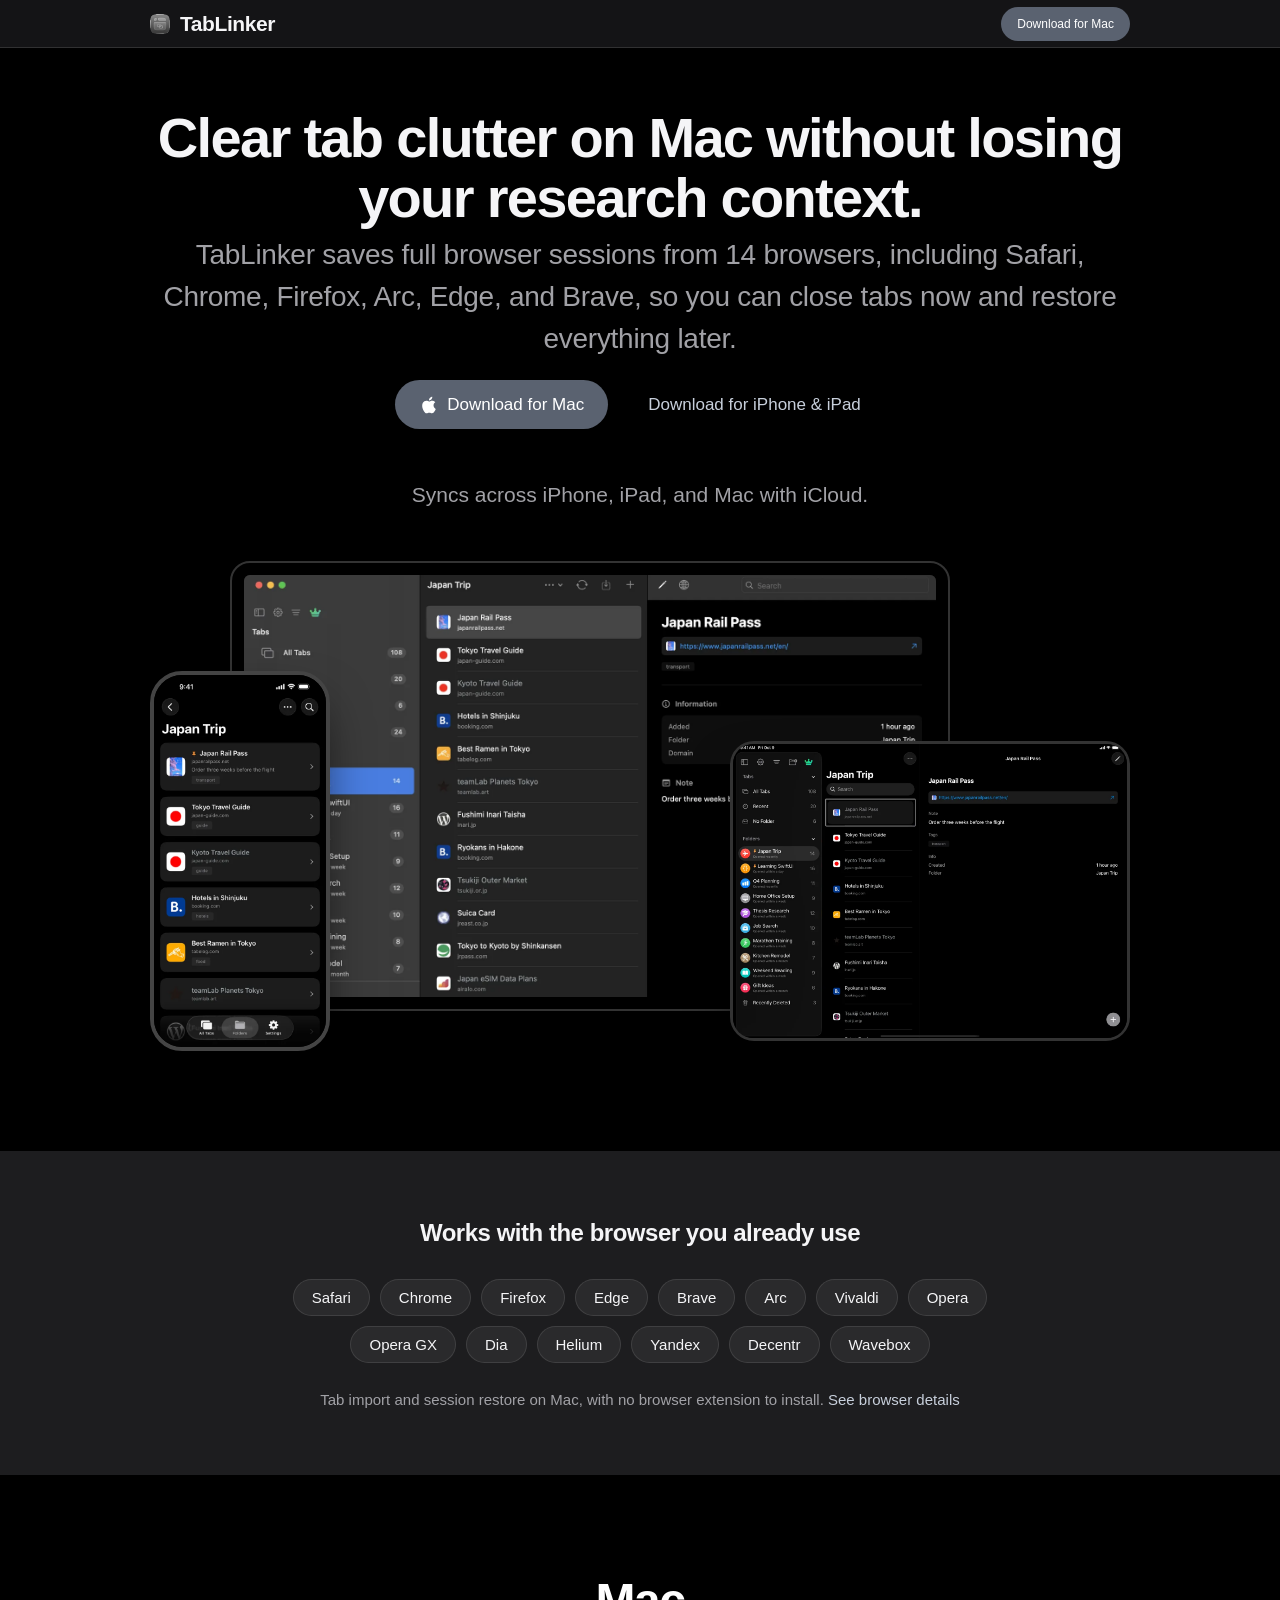
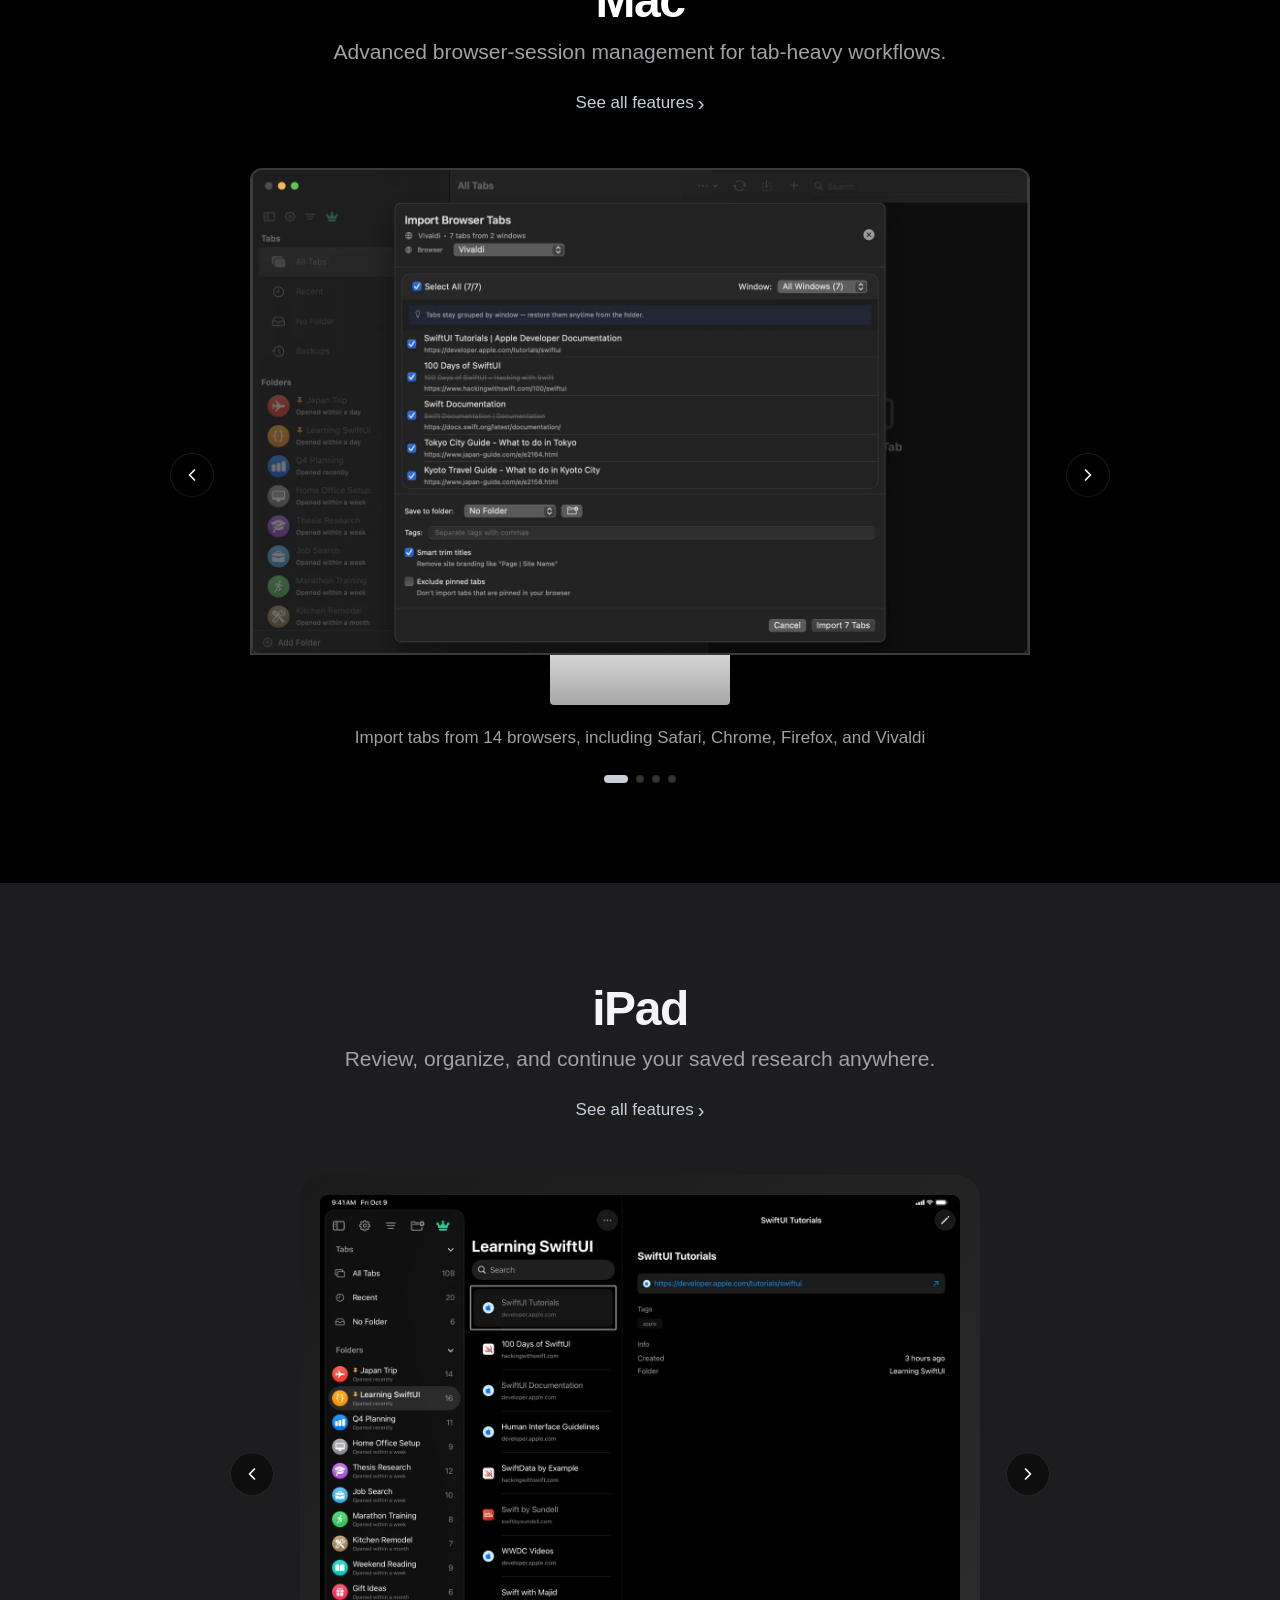
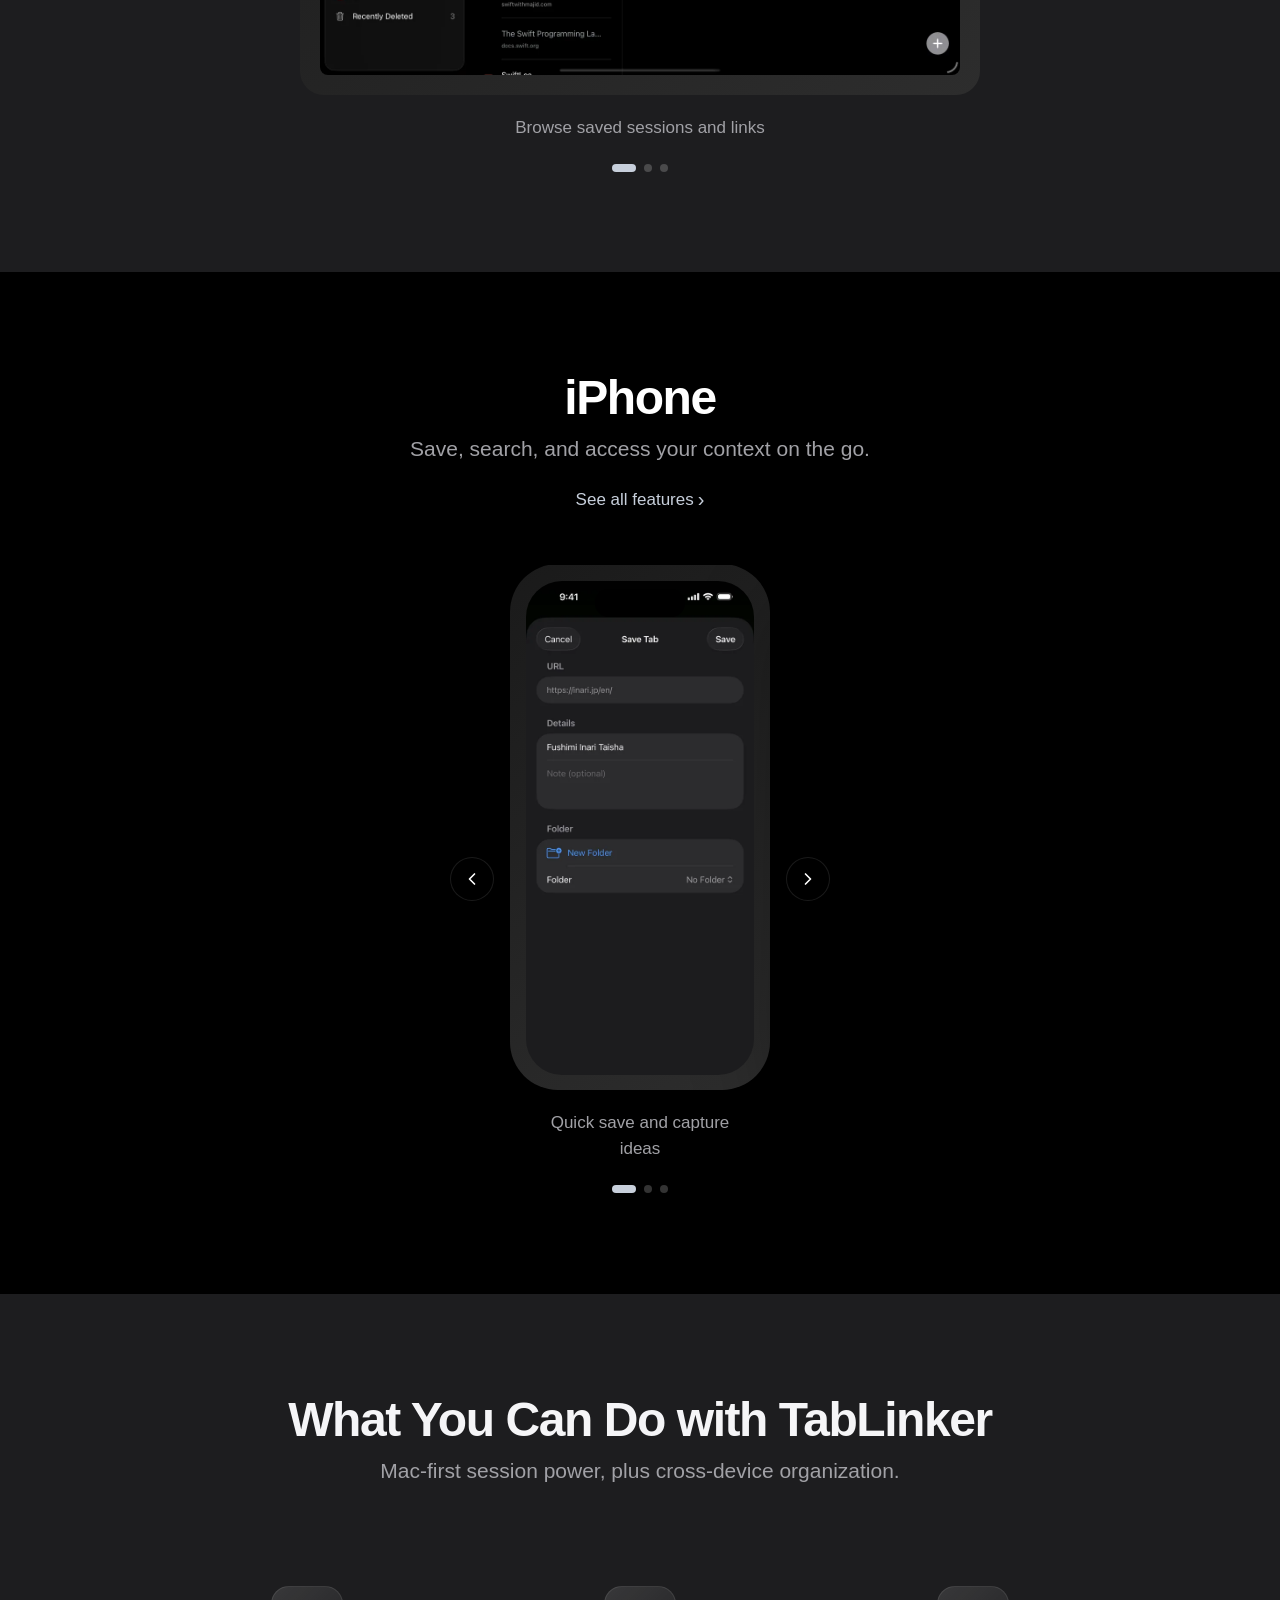
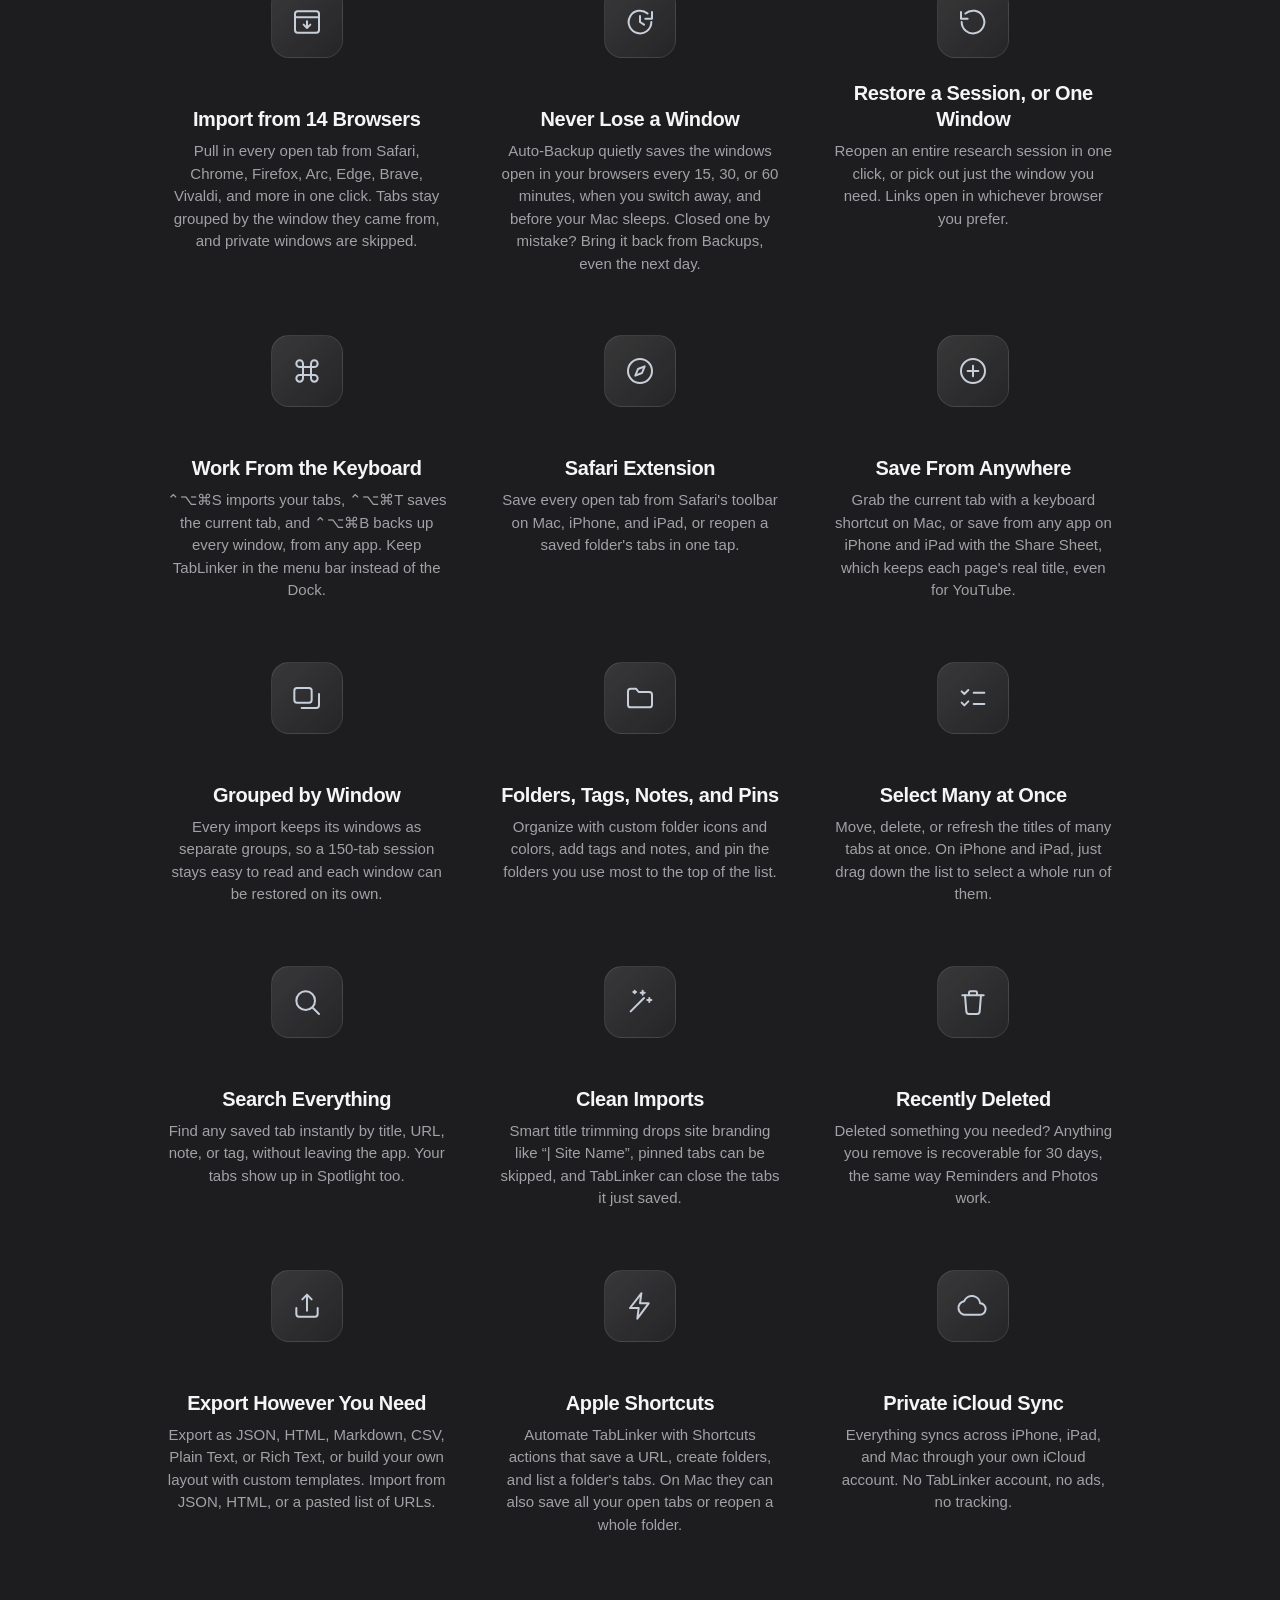
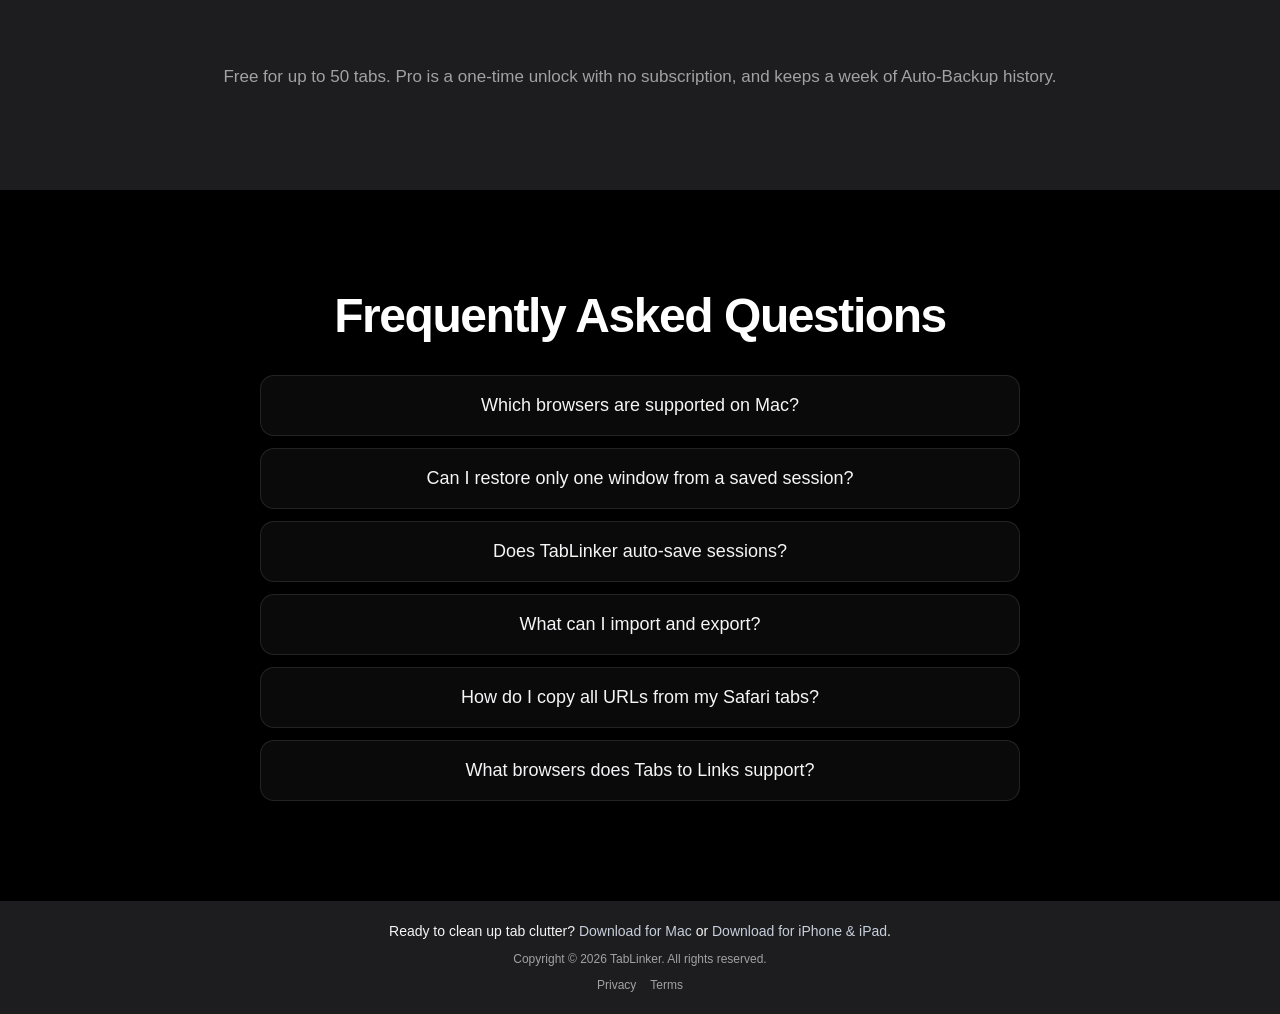
<file: index.html>
<!DOCTYPE html>
<html lang="en">

<head>
    <meta charset="UTF-8">
    <meta name="viewport" content="width=device-width, initial-scale=1.0">
    <title>TabLinker - Tabs & Browser Session Manager for Mac, iPhone, and iPad</title>
    <meta name="description"
        content="Clear tab clutter on Mac without losing context. Save full browser sessions, restore later, and sync across iPhone, iPad, and Mac with iCloud.">
    <link rel="canonical" href="https://www.tablinker.app/">
    <link rel="icon" type="image/png" sizes="32x32" href="assets/icons/favicon-32.png">
    <link rel="icon" type="image/png" sizes="16x16" href="assets/icons/favicon-16.png">
    <link rel="apple-touch-icon" sizes="180x180" href="assets/icons/apple-touch-icon.png">
    <meta property="og:type" content="website">
    <meta property="og:title" content="TabLinker - Tabs & Browser Session Manager for Mac, iPhone, and iPad">
    <meta property="og:description"
        content="Clear tab clutter on Mac without losing context. Save full browser sessions, restore later, and sync across iPhone, iPad, and Mac with iCloud.">
    <meta property="og:url" content="https://www.tablinker.app/">
    <meta property="og:image" content="https://www.tablinker.app/assets/icons/og-image-1024.png">
    <meta property="og:image:width" content="1024">
    <meta property="og:image:height" content="1024">
    <meta property="og:image:alt" content="TabLinker app icon">
    <meta name="twitter:card" content="summary_large_image">
    <meta name="twitter:title" content="TabLinker - Tabs & Browser Session Manager for Mac, iPhone, and iPad">
    <meta name="twitter:description"
        content="Clear tab clutter on Mac without losing context. Save full browser sessions, restore later, and sync across iPhone, iPad, and Mac with iCloud.">
    <meta name="twitter:image" content="https://www.tablinker.app/assets/icons/og-image-1024.png">
    <link rel="stylesheet" href="/assets/styles.css">
    <script type="application/ld+json">
    {
        "@context": "https://schema.org",
        "@type": "SoftwareApplication",
        "name": "TabLinker",
        "applicationCategory": "ProductivityApplication",
        "operatingSystem": "macOS 14, iOS 17, iPadOS 17",
        "url": "https://www.tablinker.app/",
        "image": "https://www.tablinker.app/assets/icons/og-image-1024.png",
        "description": "Save full browser sessions from 14 browsers on Mac, including Safari, Chrome, and Firefox, restore them later, and sync across iPhone, iPad, and Mac with iCloud.",
        "downloadUrl": "https://apps.apple.com/us/app/tablinker-tabs-manager/id6758283574",
        "featureList": [
            "Import open tabs from 14 Mac browsers, including Firefox",
            "Restore an entire session or a single window",
            "Group tabs by the browser window they came from",
            "Multi-select to move or delete tabs in bulk",
            "Folders, tags, notes, and pinning",
            "Recently Deleted with 30-day recovery",
            "Search by title, URL, note, or tag, plus Spotlight",
            "Export as JSON, HTML, Markdown, Plain Text, or Rich Text",
            "Apple Shortcuts automation",
            "Menu bar mode",
            "iCloud sync with no account required"
        ]
    }
    </script>
</head>

<body>
    <svg class="icon-sprite" aria-hidden="true" focusable="false">
        <symbol id="ic-import" viewBox="0 0 24 24">
            <rect x="3" y="4" width="18" height="16" rx="2" />
            <path d="M3 8.5h18" />
            <path d="M12 11.5v5m0 0l-2.5-2.5M12 16.5l2.5-2.5" />
        </symbol>
        <symbol id="ic-save" viewBox="0 0 24 24">
            <circle cx="12" cy="12" r="9" />
            <path d="M12 8v8M8 12h8" />
        </symbol>
        <symbol id="ic-restore" viewBox="0 0 24 24">
            <path d="M3.5 12a8.5 8.5 0 1 0 2.8-6.3" />
            <path d="M3 4.5v5h5" />
        </symbol>
        <symbol id="ic-window" viewBox="0 0 24 24">
            <rect x="2.5" y="4.5" width="13" height="11" rx="2" />
            <path d="M8 19.5h11a2 2 0 0 0 2-2V9" />
        </symbol>
        <symbol id="ic-select" viewBox="0 0 24 24">
            <path d="M3.5 7l2 2 3-3" />
            <path d="M3.5 15.5l2 2 3-3" />
            <path d="M12.5 8h8" />
            <path d="M12.5 16.5h8" />
        </symbol>
        <symbol id="ic-folder" viewBox="0 0 24 24">
            <path d="M3 7a2 2 0 0 1 2-2h4l2 2.5h8a2 2 0 0 1 2 2V17a2 2 0 0 1-2 2H5a2 2 0 0 1-2-2V7z" />
        </symbol>
        <symbol id="ic-trash" viewBox="0 0 24 24">
            <path d="M4 7h16" />
            <path d="M9 7V5a1 1 0 0 1 1-1h4a1 1 0 0 1 1 1v2" />
            <path d="M6 7l1 12a2 2 0 0 0 2 2h6a2 2 0 0 0 2-2l1-12" />
        </symbol>
        <symbol id="ic-search" viewBox="0 0 24 24">
            <circle cx="11" cy="11" r="7" />
            <path d="M16.5 16.5L21 21" />
        </symbol>
        <symbol id="ic-export" viewBox="0 0 24 24">
            <path d="M12 15.5V3.5m0 0L8.5 7M12 3.5L15.5 7" />
            <path d="M4 13.5V18a2 2 0 0 0 2 2h12a2 2 0 0 0 2-2v-4.5" />
        </symbol>
        <symbol id="ic-shortcut" viewBox="0 0 24 24">
            <path d="M13 2.5L4.5 13.5H11L10 21.5l8.5-11.5H12l1-7.5z" />
        </symbol>
        <symbol id="ic-backup" viewBox="0 0 24 24">
            <path d="M20.5 12a8.5 8.5 0 1 1-2.8-6.3" />
            <path d="M21 4.5v5h-5" />
            <path d="M12 7.5V12l3 2" />
        </symbol>
        <symbol id="ic-keyboard" viewBox="0 0 24 24">
            <path d="M9 9H6.5A2.5 2.5 0 1 1 9 6.5V9z" />
            <path d="M15 9V6.5A2.5 2.5 0 1 1 17.5 9H15z" />
            <path d="M15 15h2.5a2.5 2.5 0 1 1-2.5 2.5V15z" />
            <path d="M9 15v2.5A2.5 2.5 0 1 1 6.5 15H9z" />
            <path d="M9 9h6v6H9z" />
        </symbol>
        <symbol id="ic-extension" viewBox="0 0 24 24">
            <circle cx="12" cy="12" r="9" />
            <path d="M15.5 8.5l-2 5-5 2 2-5 5-2z" />
        </symbol>
        <symbol id="ic-clean" viewBox="0 0 24 24">
            <path d="M5 19L15 9" />
            <path d="M14 3.5v3M12.5 5h3" />
            <path d="M19 9v3M17.5 10.5h3" />
            <path d="M8 3.5v2M7 4.5h2" />
        </symbol>
        <symbol id="ic-cloud" viewBox="0 0 24 24">
            <path d="M7 18.5h10a4.25 4.25 0 0 0 .4-8.5 6.25 6.25 0 0 0-12-1.6A3.75 3.75 0 0 0 7 18.5z" />
        </symbol>
    </svg>

    <!-- Navigation -->
    <nav>
        <div class="nav-container">
            <a href="#" class="nav-logo">
                <img src="assets/icons/favicon-32.png" alt="TabLinker icon" class="nav-logo-icon">
                <span>TabLinker</span>
            </a>
            <a href="https://apps.apple.com/us/app/tablinker-tabs-manager/id6758283574?platform=mac" class="nav-cta">Download for Mac</a>
        </div>
    </nav>

    <!-- Hero Section -->
    <section class="hero">
        <div class="hero-content">
            <h1>Clear tab clutter on Mac without losing your research context.</h1>
            <p class="hero-tagline">TabLinker saves full browser sessions from 14 browsers, including Safari, Chrome,
                Firefox, Arc, Edge, and Brave, so you can close tabs now and restore everything later.</p>
            <div class="hero-buttons">
                <a href="https://apps.apple.com/us/app/tablinker-tabs-manager/id6758283574?platform=mac" class="btn-primary">
                    <svg width="20" height="20" viewBox="0 0 24 24" fill="currentColor">
                        <path
                            d="M18.71 19.5c-.83 1.24-1.71 2.45-3.05 2.47-1.34.03-1.77-.79-3.29-.79-1.53 0-2 .77-3.27.82-1.31.05-2.3-1.32-3.14-2.53C4.25 17 2.94 12.45 4.7 9.39c.87-1.52 2.43-2.48 4.12-2.51 1.28-.02 2.5.87 3.29.87.78 0 2.26-1.07 3.81-.91.65.03 2.47.26 3.64 1.98-.09.06-2.17 1.28-2.15 3.81.03 3.02 2.65 4.03 2.68 4.04-.03.07-.42 1.44-1.38 2.83M13 3.5c.73-.83 1.94-1.46 2.94-1.5.13 1.17-.34 2.35-1.04 3.19-.69.85-1.83 1.51-2.95 1.42-.15-1.15.41-2.35 1.05-3.11z" />
                    </svg>
                    Download for Mac
                </a>
                <a href="https://apps.apple.com/us/app/tablinker-tabs-manager/id6758283574" class="btn-secondary">Download for iPhone & iPad</a>
            </div>
            <p class="section-subtitle">Syncs across iPhone, iPad, and Mac with iCloud.</p>
            <div class="hero-devices">
                <!-- Mac (Center) -->
                <div class="device-mockup mockup-mac" id="mac-hero">
                    <div class="mockup-mac-screen">
                        <img src="assets/screenshots/mac-folders.webp" width="1600" height="1000" fetchpriority="high"
                            alt="The Japan Trip folder in TabLinker on Mac, with a saved tab's note and tag">
                    </div>
                </div>
                <!-- iPad (Right) -->
                <div class="device-mockup mockup-ipad" id="ipad-hero">
                    <div class="mockup-ipad-screen">
                        <img src="assets/screenshots/ipad-organize.webp" width="1400" height="1050"
                            alt="The same Japan Trip folder in TabLinker on iPad">
                    </div>
                </div>
                <!-- iPhone (Left) -->
                <div class="device-mockup mockup-iphone" id="iphone-hero">
                    <div class="mockup-iphone-notch"></div>
                    <div class="mockup-iphone-screen">
                        <img src="assets/screenshots/iphone-open.webp" width="520" height="1130"
                            alt="The same Japan Trip folder in TabLinker on iPhone">
                    </div>
                </div>
            </div>
        </div>
    </section>

    <!-- Browser Support Strip -->
    <section id="browsers" class="section section-gray section-compact fade-in">
        <div class="section-content">
            <h2 class="section-strip-title">Works with the browser you already use</h2>
            <ul class="browser-strip">
                <li class="browser-chip">Safari</li>
                <li class="browser-chip">Chrome</li>
                <li class="browser-chip">Firefox</li>
                <li class="browser-chip">Edge</li>
                <li class="browser-chip">Brave</li>
                <li class="browser-chip">Arc</li>
                <li class="browser-chip">Vivaldi</li>
                <li class="browser-chip">Opera</li>
                <li class="browser-chip">Opera GX</li>
                <li class="browser-chip">Dia</li>
                <li class="browser-chip">Helium</li>
                <li class="browser-chip">Yandex</li>
                <li class="browser-chip">Decentr</li>
                <li class="browser-chip">Wavebox</li>
            </ul>
            <p class="browser-note">Tab import and session restore on Mac, with no browser extension to install.
                <a href="faq/which-browsers-are-supported-on-mac/">See browser details</a>
            </p>
        </div>
    </section>

    <!-- Mac Section -->
    <section class="section section-black fade-in">
        <div class="section-content">
            <h2 class="section-title">Mac</h2>
            <p class="section-subtitle">Advanced browser-session management for tab-heavy workflows.</p>
            <div class="section-links">
                <a href="#features" class="section-link">See all features</a>
            </div>
            <!-- Mac Slideshow -->
            <div class="device-slideshow mac-slideshow" data-slideshow="mac">
                <div class="slideshow-arrow slideshow-arrow-left">
                        <svg viewBox="0 0 24 24">
                            <path d="M15 18l-6-6 6-6" stroke="currentColor" stroke-width="2" fill="none"
                                stroke-linecap="round" stroke-linejoin="round" />
                        </svg>
                    </div>
                <div class="slideshow-container">
                    <div class="slideshow-track">
                        <!-- Slide 1 -->
                        <div class="slideshow-slide">
                            <div class="screenshot-frame-mac">
                                <div class="screenshot-frame-mac-screen has-screenshot">
                                    <img src="assets/screenshots/mac-import.webp" width="1600" height="1000" loading="lazy" decoding="async"
                                        alt="TabLinker's Import Browser Tabs sheet listing 7 tabs from 2 Vivaldi windows">
                                </div>
                                <div class="screenshot-frame-mac-stand"></div>
                            </div>
                            <p class="slide-caption">Import tabs from 14 browsers, including Safari, Chrome, Firefox, and Vivaldi</p>
                        </div>
                        <!-- Slide 2 -->
                        <div class="slideshow-slide">
                            <div class="screenshot-frame-mac">
                                <div class="screenshot-frame-mac-screen has-screenshot">
                                    <img src="assets/screenshots/mac-backup.webp" width="1600" height="1000" loading="lazy" decoding="async"
                                        alt="TabLinker's Backups view on Mac, with closed browser windows ready to restore">
                                </div>
                                <div class="screenshot-frame-mac-stand"></div>
                            </div>
                            <p class="slide-caption">Closed a window by mistake? Auto-Backup brings it back</p>
                        </div>
                        <!-- Slide 3 -->
                        <div class="slideshow-slide">
                            <div class="screenshot-frame-mac">
                                <div class="screenshot-frame-mac-screen has-screenshot">
                                    <img src="assets/screenshots/mac-safari.webp" width="1600" height="1000" loading="lazy" decoding="async"
                                        alt="The TabLinker Safari extension popup listing 4 open tabs to import">
                                </div>
                                <div class="screenshot-frame-mac-stand"></div>
                            </div>
                            <p class="slide-caption">Save every open Safari tab from the toolbar</p>
                        </div>
                        <!-- Slide 4 -->
                        <div class="slideshow-slide">
                            <div class="screenshot-frame-mac">
                                <div class="screenshot-frame-mac-screen has-screenshot">
                                    <img src="assets/screenshots/mac-restore.webp" width="1600" height="1000" loading="lazy" decoding="async"
                                        alt="A TabLinker folder menu with Restore Session Windows, over tabs grouped by window">
                                </div>
                                <div class="screenshot-frame-mac-stand"></div>
                            </div>
                            <p class="slide-caption">Restore full sessions or specific windows later</p>
                        </div>
                    </div>
                </div>
                <div class="slideshow-arrow slideshow-arrow-right">
                        <svg viewBox="0 0 24 24">
                            <path d="M9 18l6-6-6-6" stroke="currentColor" stroke-width="2" fill="none"
                                stroke-linecap="round" stroke-linejoin="round" />
                        </svg>
                    </div>
                <div class="slideshow-dots">
                    <div class="slideshow-dot active" data-slide="0"></div>
                    <div class="slideshow-dot" data-slide="1"></div>
                    <div class="slideshow-dot" data-slide="2"></div>
                    <div class="slideshow-dot" data-slide="3"></div>
                </div>
            </div>
        </div>
    </section>

    <!-- iPad Section -->
    <section class="section section-gray fade-in">
        <div class="section-content">
            <h2 class="section-title">iPad</h2>
            <p class="section-subtitle">Review, organize, and continue your saved research anywhere.</p>
            <div class="section-links">
                <a href="#features" class="section-link">See all features</a>
            </div>
            <!-- iPad Slideshow -->
            <div class="device-slideshow ipad-slideshow" data-slideshow="ipad">
                <div class="slideshow-arrow slideshow-arrow-left">
                        <svg viewBox="0 0 24 24">
                            <path d="M15 18l-6-6 6-6" stroke="currentColor" stroke-width="2" fill="none"
                                stroke-linecap="round" stroke-linejoin="round" />
                        </svg>
                    </div>
                <div class="slideshow-container">
                    <div class="slideshow-track">
                        <!-- Slide 1 -->
                        <div class="slideshow-slide">
                            <div class="screenshot-frame-ipad">
                                <div class="screenshot-frame-ipad-inner">
                                    <img src="assets/screenshots/ipad-browse.webp" width="1400" height="1050" loading="lazy" decoding="async"
                                        alt="TabLinker on iPad: folders, saved tabs, and one tab's details side by side">
                                </div>
                            </div>
                            <p class="slide-caption">Browse saved sessions and links</p>
                        </div>
                        <!-- Slide 2 -->
                        <div class="slideshow-slide">
                            <div class="screenshot-frame-ipad">
                                <div class="screenshot-frame-ipad-inner">
                                    <img src="assets/screenshots/ipad-organize.webp" width="1400" height="1050" loading="lazy" decoding="async"
                                        alt="The Japan Trip folder on iPad, with a tab's note and tag">
                                </div>
                            </div>
                            <p class="slide-caption">Organize with folders, tags, and notes</p>
                        </div>
                        <!-- Slide 3 -->
                        <div class="slideshow-slide">
                            <div class="screenshot-frame-ipad">
                                <div class="screenshot-frame-ipad-inner">
                                    <img src="assets/screenshots/ipad-export.webp" width="1400" height="1050" loading="lazy" decoding="async"
                                        alt="TabLinker's Export Format sheet on iPad with JSON, HTML, Markdown, and more">
                                </div>
                            </div>
                            <p class="slide-caption">Export as Markdown, HTML, CSV, or your own template</p>
                        </div>
                    </div>
                </div>
                <div class="slideshow-arrow slideshow-arrow-right">
                        <svg viewBox="0 0 24 24">
                            <path d="M9 18l6-6-6-6" stroke="currentColor" stroke-width="2" fill="none"
                                stroke-linecap="round" stroke-linejoin="round" />
                        </svg>
                    </div>
                <div class="slideshow-dots">
                    <div class="slideshow-dot active" data-slide="0"></div>
                    <div class="slideshow-dot" data-slide="1"></div>
                    <div class="slideshow-dot" data-slide="2"></div>
                </div>
            </div>
        </div>
    </section>

    <!-- iPhone Section -->
    <section class="section section-black fade-in">
        <div class="section-content">
            <h2 class="section-title">iPhone</h2>
            <p class="section-subtitle">Save, search, and access your context on the go.</p>
            <div class="section-links">
                <a href="#features" class="section-link">See all features</a>
            </div>
            <!-- iPhone Slideshow -->
            <div class="device-slideshow" data-slideshow="iphone">
                <div class="slideshow-arrow slideshow-arrow-left">
                        <svg viewBox="0 0 24 24">
                            <path d="M15 18l-6-6 6-6" stroke="currentColor" stroke-width="2" fill="none"
                                stroke-linecap="round" stroke-linejoin="round" />
                        </svg>
                    </div>
                <div class="slideshow-container">
                    <div class="slideshow-track">
                        <!-- Slide 1 -->
                        <div class="slideshow-slide">
                            <div class="screenshot-frame-iphone">
                                <div class="screenshot-frame-iphone-inner">
                                    <img src="assets/screenshots/iphone-save.webp" width="520" height="1130" loading="lazy" decoding="async"
                                        alt="TabLinker's Save Tab sheet, opened from the share sheet in Safari on iPhone">
                                </div>
                            </div>
                            <p class="slide-caption">Quick save and capture ideas</p>
                        </div>
                        <!-- Slide 2 -->
                        <div class="slideshow-slide">
                            <div class="screenshot-frame-iphone">
                                <div class="screenshot-frame-iphone-inner">
                                    <img src="assets/screenshots/iphone-folders.webp" width="520" height="1130" loading="lazy" decoding="async"
                                        alt="TabLinker folders on iPhone with icons, colors, and pinned folders">
                                </div>
                            </div>
                            <p class="slide-caption">Keep each project in its own folder</p>
                        </div>
                        <!-- Slide 3 -->
                        <div class="slideshow-slide">
                            <div class="screenshot-frame-iphone">
                                <div class="screenshot-frame-iphone-inner">
                                    <img src="assets/screenshots/iphone-open.webp" width="520" height="1130" loading="lazy" decoding="async"
                                        alt="The Japan Trip folder on iPhone with a pinned tab, its note, and tags">
                                </div>
                            </div>
                            <p class="slide-caption">Open saved context instantly</p>
                        </div>
                    </div>
                </div>
                <div class="slideshow-arrow slideshow-arrow-right">
                        <svg viewBox="0 0 24 24">
                            <path d="M9 18l6-6-6-6" stroke="currentColor" stroke-width="2" fill="none"
                                stroke-linecap="round" stroke-linejoin="round" />
                        </svg>
                    </div>
                <div class="slideshow-dots">
                    <div class="slideshow-dot active" data-slide="0"></div>
                    <div class="slideshow-dot" data-slide="1"></div>
                    <div class="slideshow-dot" data-slide="2"></div>
                </div>
            </div>
        </div>
    </section>

    <!-- Features Section -->
    <section id="features" class="section section-gray fade-in">
        <div class="section-content">
            <h2 class="section-title">What You Can Do with TabLinker</h2>
            <p class="section-subtitle">Mac-first session power, plus cross-device organization.</p>
            <div class="features-grid">
                <div class="feature-card">
                    <div class="feature-icon-wrap">
                        <svg class="feature-icon" viewBox="0 0 24 24" aria-hidden="true"><use href="#ic-import" /></svg>
                    </div>
                    <h3 class="feature-title">Import from 14 Browsers</h3>
                    <p class="feature-desc">Pull in every open tab from Safari, Chrome, Firefox, Arc, Edge,
                        Brave, Vivaldi, and more in one click. Tabs stay grouped by the window they came from,
                        and private windows are skipped.</p>
                </div>
                <div class="feature-card">
                    <div class="feature-icon-wrap">
                        <svg class="feature-icon" viewBox="0 0 24 24" aria-hidden="true"><use href="#ic-backup" /></svg>
                    </div>
                    <h3 class="feature-title">Never Lose a Window</h3>
                    <p class="feature-desc">Auto-Backup quietly saves the windows open in your browsers every
                        15, 30, or 60 minutes, when you switch away, and before your Mac sleeps. Closed one by
                        mistake? Bring it back from Backups, even the next day.</p>
                </div>
                <div class="feature-card">
                    <div class="feature-icon-wrap">
                        <svg class="feature-icon" viewBox="0 0 24 24" aria-hidden="true"><use href="#ic-restore" /></svg>
                    </div>
                    <h3 class="feature-title">Restore a Session, or One Window</h3>
                    <p class="feature-desc">Reopen an entire research session in one click, or pick out just
                        the window you need. Links open in whichever browser you prefer.</p>
                </div>
                <div class="feature-card">
                    <div class="feature-icon-wrap">
                        <svg class="feature-icon" viewBox="0 0 24 24" aria-hidden="true"><use href="#ic-keyboard" /></svg>
                    </div>
                    <h3 class="feature-title">Work From the Keyboard</h3>
                    <p class="feature-desc">&#8963;&#8997;&#8984;S imports your tabs, &#8963;&#8997;&#8984;T
                        saves the current tab, and &#8963;&#8997;&#8984;B backs up every window, from any app.
                        Keep TabLinker in the menu bar instead of the Dock.</p>
                </div>
                <div class="feature-card">
                    <div class="feature-icon-wrap">
                        <svg class="feature-icon" viewBox="0 0 24 24" aria-hidden="true"><use href="#ic-extension" /></svg>
                    </div>
                    <h3 class="feature-title">Safari Extension</h3>
                    <p class="feature-desc">Save every open tab from Safari's toolbar on Mac, iPhone, and
                        iPad, or reopen a saved folder's tabs in one tap.</p>
                </div>
                <div class="feature-card">
                    <div class="feature-icon-wrap">
                        <svg class="feature-icon" viewBox="0 0 24 24" aria-hidden="true"><use href="#ic-save" /></svg>
                    </div>
                    <h3 class="feature-title">Save From Anywhere</h3>
                    <p class="feature-desc">Grab the current tab with a keyboard shortcut on Mac, or save from
                        any app on iPhone and iPad with the Share Sheet, which keeps each page's real title,
                        even for YouTube.</p>
                </div>
                <div class="feature-card">
                    <div class="feature-icon-wrap">
                        <svg class="feature-icon" viewBox="0 0 24 24" aria-hidden="true"><use href="#ic-window" /></svg>
                    </div>
                    <h3 class="feature-title">Grouped by Window</h3>
                    <p class="feature-desc">Every import keeps its windows as separate groups, so a 150-tab
                        session stays easy to read and each window can be restored on its own.</p>
                </div>
                <div class="feature-card">
                    <div class="feature-icon-wrap">
                        <svg class="feature-icon" viewBox="0 0 24 24" aria-hidden="true"><use href="#ic-folder" /></svg>
                    </div>
                    <h3 class="feature-title">Folders, Tags, Notes, and Pins</h3>
                    <p class="feature-desc">Organize with custom folder icons and colors, add tags and notes,
                        and pin the folders you use most to the top of the list.</p>
                </div>
                <div class="feature-card">
                    <div class="feature-icon-wrap">
                        <svg class="feature-icon" viewBox="0 0 24 24" aria-hidden="true"><use href="#ic-select" /></svg>
                    </div>
                    <h3 class="feature-title">Select Many at Once</h3>
                    <p class="feature-desc">Move, delete, or refresh the titles of many tabs at once. On
                        iPhone and iPad, just drag down the list to select a whole run of them.</p>
                </div>
                <div class="feature-card">
                    <div class="feature-icon-wrap">
                        <svg class="feature-icon" viewBox="0 0 24 24" aria-hidden="true"><use href="#ic-search" /></svg>
                    </div>
                    <h3 class="feature-title">Search Everything</h3>
                    <p class="feature-desc">Find any saved tab instantly by title, URL, note, or tag, without
                        leaving the app. Your tabs show up in Spotlight too.</p>
                </div>
                <div class="feature-card">
                    <div class="feature-icon-wrap">
                        <svg class="feature-icon" viewBox="0 0 24 24" aria-hidden="true"><use href="#ic-clean" /></svg>
                    </div>
                    <h3 class="feature-title">Clean Imports</h3>
                    <p class="feature-desc">Smart title trimming drops site branding like &ldquo;| Site
                        Name&rdquo;, pinned tabs can be skipped, and TabLinker can close the tabs it just
                        saved.</p>
                </div>
                <div class="feature-card">
                    <div class="feature-icon-wrap">
                        <svg class="feature-icon" viewBox="0 0 24 24" aria-hidden="true"><use href="#ic-trash" /></svg>
                    </div>
                    <h3 class="feature-title">Recently Deleted</h3>
                    <p class="feature-desc">Deleted something you needed? Anything you remove is recoverable
                        for 30 days, the same way Reminders and Photos work.</p>
                </div>
                <div class="feature-card">
                    <div class="feature-icon-wrap">
                        <svg class="feature-icon" viewBox="0 0 24 24" aria-hidden="true"><use href="#ic-export" /></svg>
                    </div>
                    <h3 class="feature-title">Export However You Need</h3>
                    <p class="feature-desc">Export as JSON, HTML, Markdown, CSV, Plain Text, or Rich Text, or
                        build your own layout with custom templates. Import from JSON, HTML, or a pasted list
                        of URLs.</p>
                </div>
                <div class="feature-card">
                    <div class="feature-icon-wrap">
                        <svg class="feature-icon" viewBox="0 0 24 24" aria-hidden="true"><use href="#ic-shortcut" /></svg>
                    </div>
                    <h3 class="feature-title">Apple Shortcuts</h3>
                    <p class="feature-desc">Automate TabLinker with Shortcuts actions that save a URL, create
                        folders, and list a folder's tabs. On Mac they can also save all your open tabs or
                        reopen a whole folder.</p>
                </div>
                <div class="feature-card">
                    <div class="feature-icon-wrap">
                        <svg class="feature-icon" viewBox="0 0 24 24" aria-hidden="true"><use href="#ic-cloud" /></svg>
                    </div>
                    <h3 class="feature-title">Private iCloud Sync</h3>
                    <p class="feature-desc">Everything syncs across iPhone, iPad, and Mac through your own
                        iCloud account. No TabLinker account, no ads, no tracking.</p>
                </div>
            </div>
            <p class="features-note">Free for up to 50 tabs. Pro is a one-time unlock with no subscription,
                and keeps a week of Auto-Backup history.</p>
        </div>
    </section>


    <!-- FAQ Section -->
    <section id="faq" class="section section-black fade-in">
        <div class="section-content">
            <h2 class="section-title">Frequently Asked Questions</h2>
            <div class="faq-list">
                <a class="faq-link" href="faq/which-browsers-are-supported-on-mac/">
                    Which browsers are supported on Mac?
                </a>
                <a class="faq-link" href="faq/can-i-restore-only-one-window-from-a-saved-session/">
                    Can I restore only one window from a saved session?
                </a>
                <a class="faq-link" href="faq/does-tablinker-auto-save-sessions/">
                    Does TabLinker auto-save sessions?
                </a>
                <a class="faq-link" href="faq/what-can-i-import-and-export/">
                    What can I import and export?
                </a>
                <a class="faq-link" href="faq/how-to-copy-all-urls-from-tabs-in-safari/">
                    How do I copy all URLs from my Safari tabs?
                </a>
                <a class="faq-link" href="faq/what-browsers-does-tabs-to-links-support/">
                    What browsers does Tabs to Links support?
                </a>
            </div>
        </div>
    </section>



    <!-- Footer -->
    <footer>
        <p class="footer-cta">
            Ready to clean up tab clutter?
            <a href="https://apps.apple.com/us/app/tablinker-tabs-manager/id6758283574?platform=mac">Download for Mac</a>
            or
            <a href="https://apps.apple.com/us/app/tablinker-tabs-manager/id6758283574">Download for iPhone &amp; iPad</a>.
        </p>
        <p class="footer-text">Copyright © 2026 TabLinker. All rights reserved.</p>
        <div class="footer-links">
            <a href="/privacy/">Privacy</a>
            <a href="/terms/">Terms</a>
        </div>
    </footer>

    <script src="/assets/app.js" defer></script>
</body>

</html>
</file>
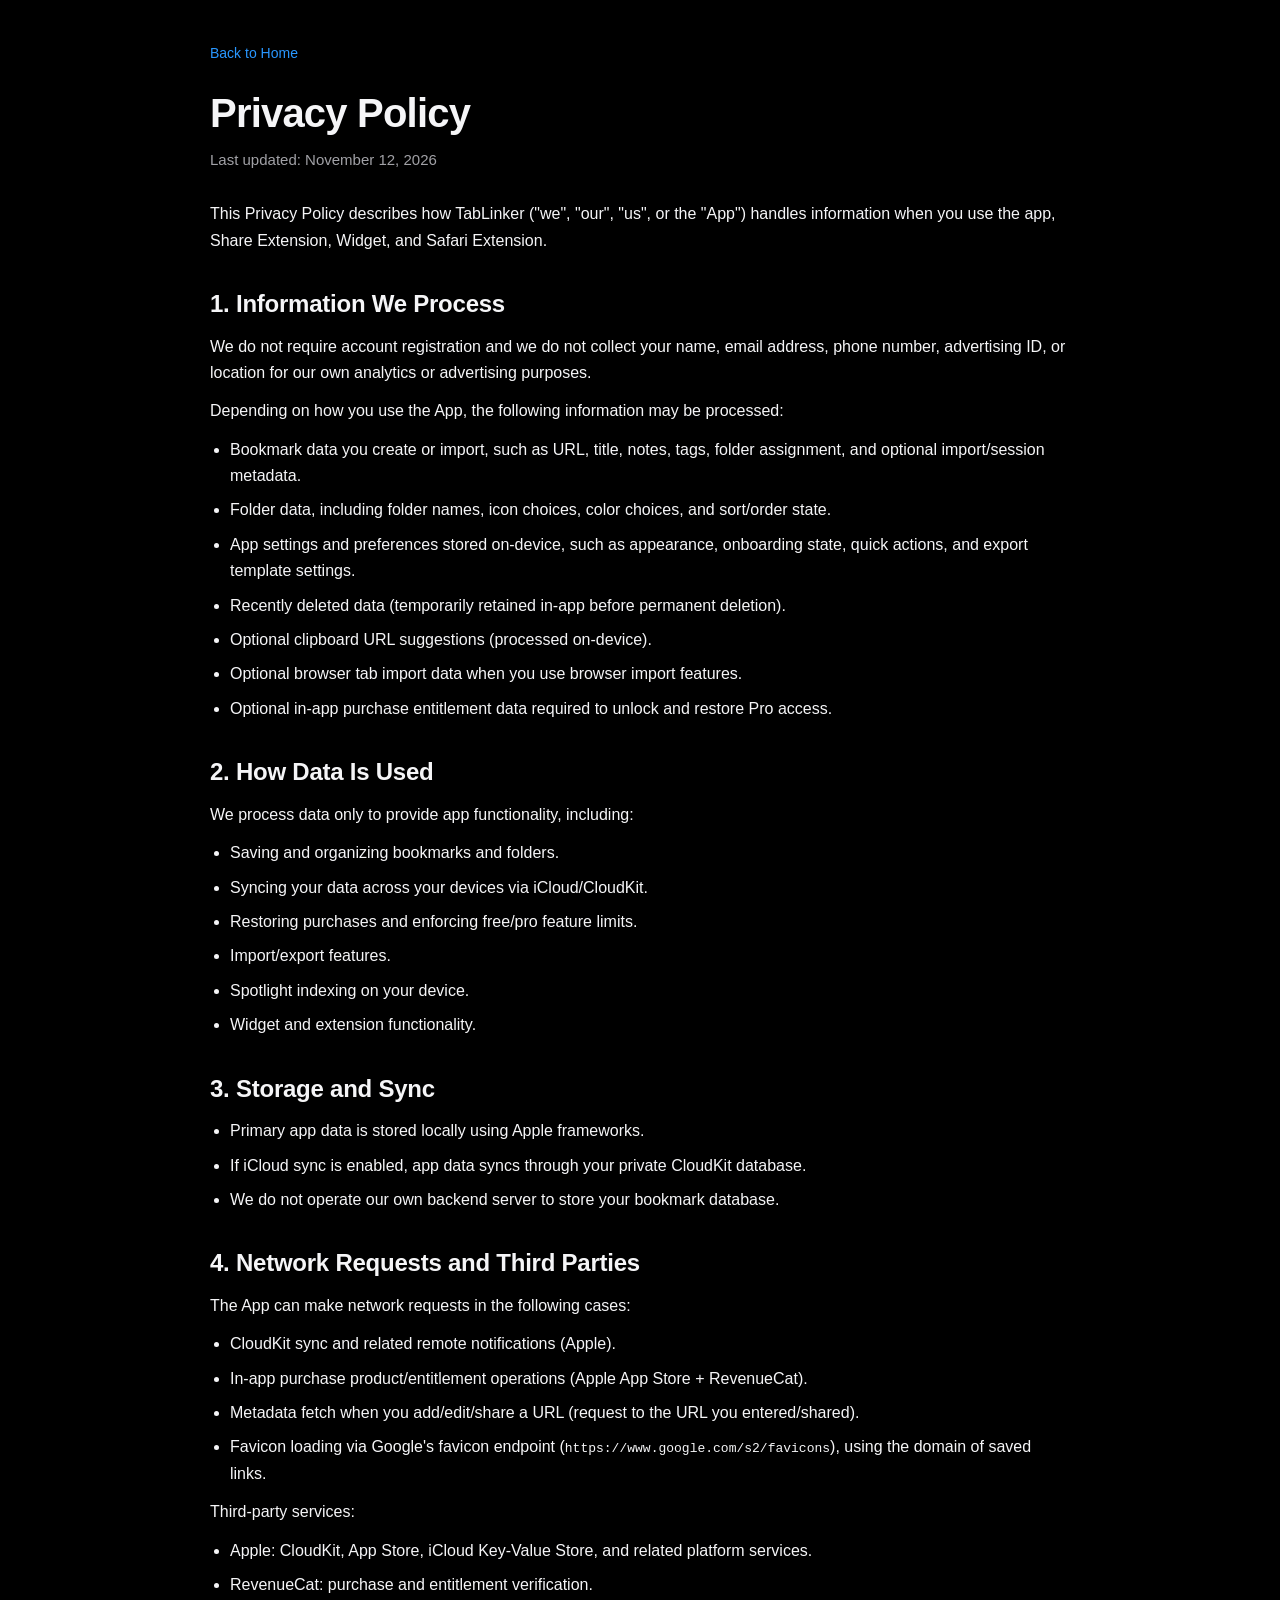
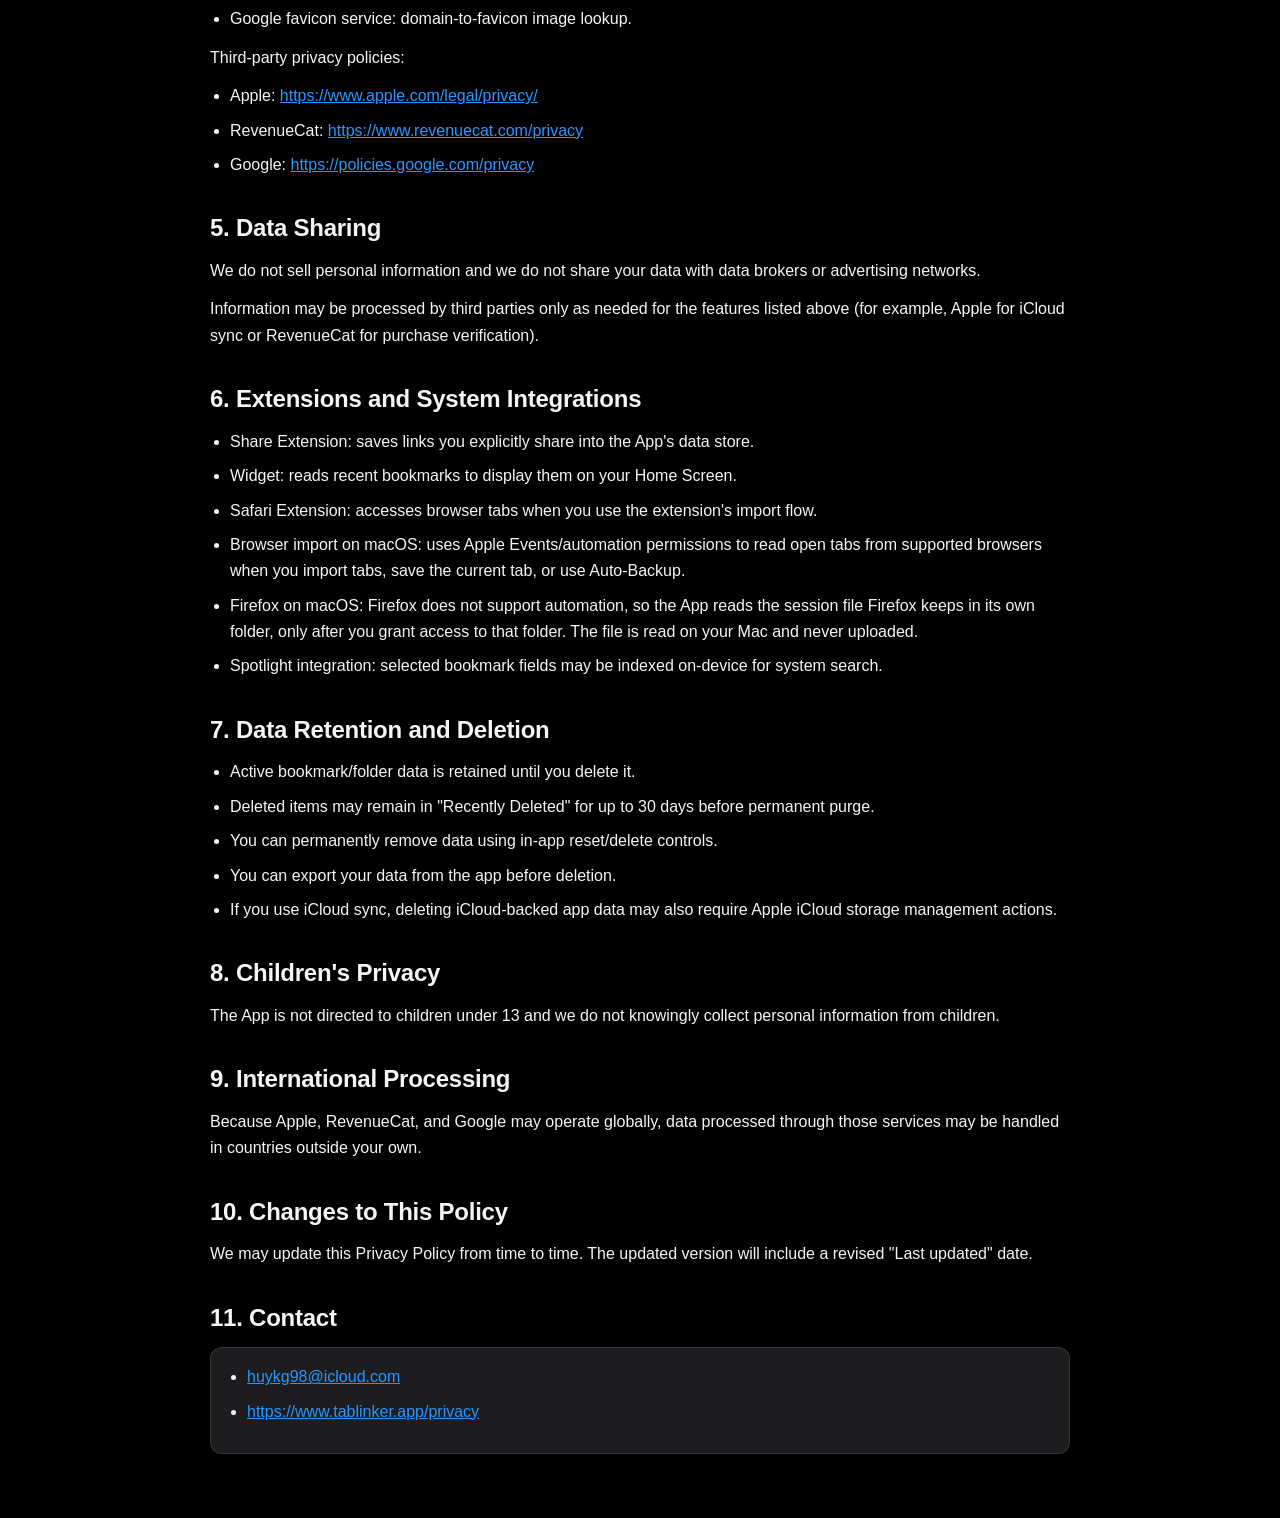
<file: privacy/index.html>
<!DOCTYPE html>
<html lang="en">
<head>
    <meta charset="UTF-8">
    <meta name="viewport" content="width=device-width, initial-scale=1.0">
    <title>TabLinker Privacy Policy</title>
    <meta name="description" content="TabLinker Privacy Policy">
    <link rel="canonical" href="https://www.tablinker.app/privacy">
    <link rel="icon" type="image/png" sizes="32x32" href="/assets/icons/favicon-32.png">
    <link rel="icon" type="image/png" sizes="16x16" href="/assets/icons/favicon-16.png">
    <link rel="apple-touch-icon" sizes="180x180" href="/assets/icons/apple-touch-icon.png">
    <style>
        :root {
            --bg: #000;
            --panel: #1d1d1f;
            --text: #f5f5f7;
            --muted: #a1a1a6;
            --link: #2997ff;
            --border: rgba(255, 255, 255, 0.12);
        }

        * {
            box-sizing: border-box;
            margin: 0;
            padding: 0;
        }

        html,
        body {
            background: var(--bg);
            color: var(--text);
            font-family: -apple-system, BlinkMacSystemFont, "Segoe UI", Roboto, Helvetica, Arial, sans-serif;
            line-height: 1.65;
        }

        .wrap {
            max-width: 900px;
            margin: 0 auto;
            padding: 40px 20px 64px;
        }

        .top {
            margin-bottom: 24px;
        }

        .home {
            color: var(--link);
            text-decoration: none;
            font-size: 14px;
        }

        .home:hover {
            text-decoration: underline;
        }

        h1 {
            font-size: 40px;
            line-height: 1.15;
            margin-bottom: 12px;
            letter-spacing: -0.02em;
        }

        .updated {
            color: var(--muted);
            margin-bottom: 28px;
            font-size: 15px;
        }

        h2 {
            font-size: 24px;
            margin: 30px 0 10px;
            letter-spacing: -0.01em;
        }

        p {
            margin-bottom: 12px;
        }

        ul {
            margin: 0 0 12px 20px;
        }

        li {
            margin-bottom: 8px;
        }

        a {
            color: var(--link);
        }

        .contact {
            background: var(--panel);
            border: 1px solid var(--border);
            border-radius: 12px;
            padding: 16px;
            margin-top: 10px;
        }
    </style>
</head>
<body>
    <main class="wrap">
        <div class="top">
            <a class="home" href="/">Back to Home</a>
        </div>

        <h1>Privacy Policy</h1>
        <p class="updated">Last updated: November 12, 2026</p>

        <p>This Privacy Policy describes how TabLinker ("we", "our", "us", or the "App") handles information when you use the app, Share Extension, Widget, and Safari Extension.</p>

        <h2>1. Information We Process</h2>
        <p>We do not require account registration and we do not collect your name, email address, phone number, advertising ID, or location for our own analytics or advertising purposes.</p>
        <p>Depending on how you use the App, the following information may be processed:</p>
        <ul>
            <li>Bookmark data you create or import, such as URL, title, notes, tags, folder assignment, and optional import/session metadata.</li>
            <li>Folder data, including folder names, icon choices, color choices, and sort/order state.</li>
            <li>App settings and preferences stored on-device, such as appearance, onboarding state, quick actions, and export template settings.</li>
            <li>Recently deleted data (temporarily retained in-app before permanent deletion).</li>
            <li>Optional clipboard URL suggestions (processed on-device).</li>
            <li>Optional browser tab import data when you use browser import features.</li>
            <li>Optional in-app purchase entitlement data required to unlock and restore Pro access.</li>
        </ul>

        <h2>2. How Data Is Used</h2>
        <p>We process data only to provide app functionality, including:</p>
        <ul>
            <li>Saving and organizing bookmarks and folders.</li>
            <li>Syncing your data across your devices via iCloud/CloudKit.</li>
            <li>Restoring purchases and enforcing free/pro feature limits.</li>
            <li>Import/export features.</li>
            <li>Spotlight indexing on your device.</li>
            <li>Widget and extension functionality.</li>
        </ul>

        <h2>3. Storage and Sync</h2>
        <ul>
            <li>Primary app data is stored locally using Apple frameworks.</li>
            <li>If iCloud sync is enabled, app data syncs through your private CloudKit database.</li>
            <li>We do not operate our own backend server to store your bookmark database.</li>
        </ul>

        <h2>4. Network Requests and Third Parties</h2>
        <p>The App can make network requests in the following cases:</p>
        <ul>
            <li>CloudKit sync and related remote notifications (Apple).</li>
            <li>In-app purchase product/entitlement operations (Apple App Store + RevenueCat).</li>
            <li>Metadata fetch when you add/edit/share a URL (request to the URL you entered/shared).</li>
            <li>Favicon loading via Google's favicon endpoint (<code>https://www.google.com/s2/favicons</code>), using the domain of saved links.</li>
        </ul>
        <p>Third-party services:</p>
        <ul>
            <li>Apple: CloudKit, App Store, iCloud Key-Value Store, and related platform services.</li>
            <li>RevenueCat: purchase and entitlement verification.</li>
            <li>Google favicon service: domain-to-favicon image lookup.</li>
        </ul>
        <p>Third-party privacy policies:</p>
        <ul>
            <li>Apple: <a href="https://www.apple.com/legal/privacy/">https://www.apple.com/legal/privacy/</a></li>
            <li>RevenueCat: <a href="https://www.revenuecat.com/privacy">https://www.revenuecat.com/privacy</a></li>
            <li>Google: <a href="https://policies.google.com/privacy">https://policies.google.com/privacy</a></li>
        </ul>

        <h2>5. Data Sharing</h2>
        <p>We do not sell personal information and we do not share your data with data brokers or advertising networks.</p>
        <p>Information may be processed by third parties only as needed for the features listed above (for example, Apple for iCloud sync or RevenueCat for purchase verification).</p>

        <h2>6. Extensions and System Integrations</h2>
        <ul>
            <li>Share Extension: saves links you explicitly share into the App's data store.</li>
            <li>Widget: reads recent bookmarks to display them on your Home Screen.</li>
            <li>Safari Extension: accesses browser tabs when you use the extension's import flow.</li>
            <li>Browser import on macOS: uses Apple Events/automation permissions to read open tabs from supported browsers when you import tabs, save the current tab, or use Auto-Backup.</li>
            <li>Firefox on macOS: Firefox does not support automation, so the App reads the session file Firefox keeps in its own folder, only after you grant access to that folder. The file is read on your Mac and never uploaded.</li>
            <li>Spotlight integration: selected bookmark fields may be indexed on-device for system search.</li>
        </ul>

        <h2>7. Data Retention and Deletion</h2>
        <ul>
            <li>Active bookmark/folder data is retained until you delete it.</li>
            <li>Deleted items may remain in "Recently Deleted" for up to 30 days before permanent purge.</li>
            <li>You can permanently remove data using in-app reset/delete controls.</li>
            <li>You can export your data from the app before deletion.</li>
            <li>If you use iCloud sync, deleting iCloud-backed app data may also require Apple iCloud storage management actions.</li>
        </ul>

        <h2>8. Children's Privacy</h2>
        <p>The App is not directed to children under 13 and we do not knowingly collect personal information from children.</p>

        <h2>9. International Processing</h2>
        <p>Because Apple, RevenueCat, and Google may operate globally, data processed through those services may be handled in countries outside your own.</p>

        <h2>10. Changes to This Policy</h2>
        <p>We may update this Privacy Policy from time to time. The updated version will include a revised "Last updated" date.</p>

        <h2>11. Contact</h2>
        <div class="contact">
            <ul>
                <li><a href="mailto:huykg98@icloud.com">huykg98@icloud.com</a></li>
                <li><a href="https://www.tablinker.app/privacy">https://www.tablinker.app/privacy</a></li>
            </ul>
        </div>
    </main>
</body>
</html>
</file>
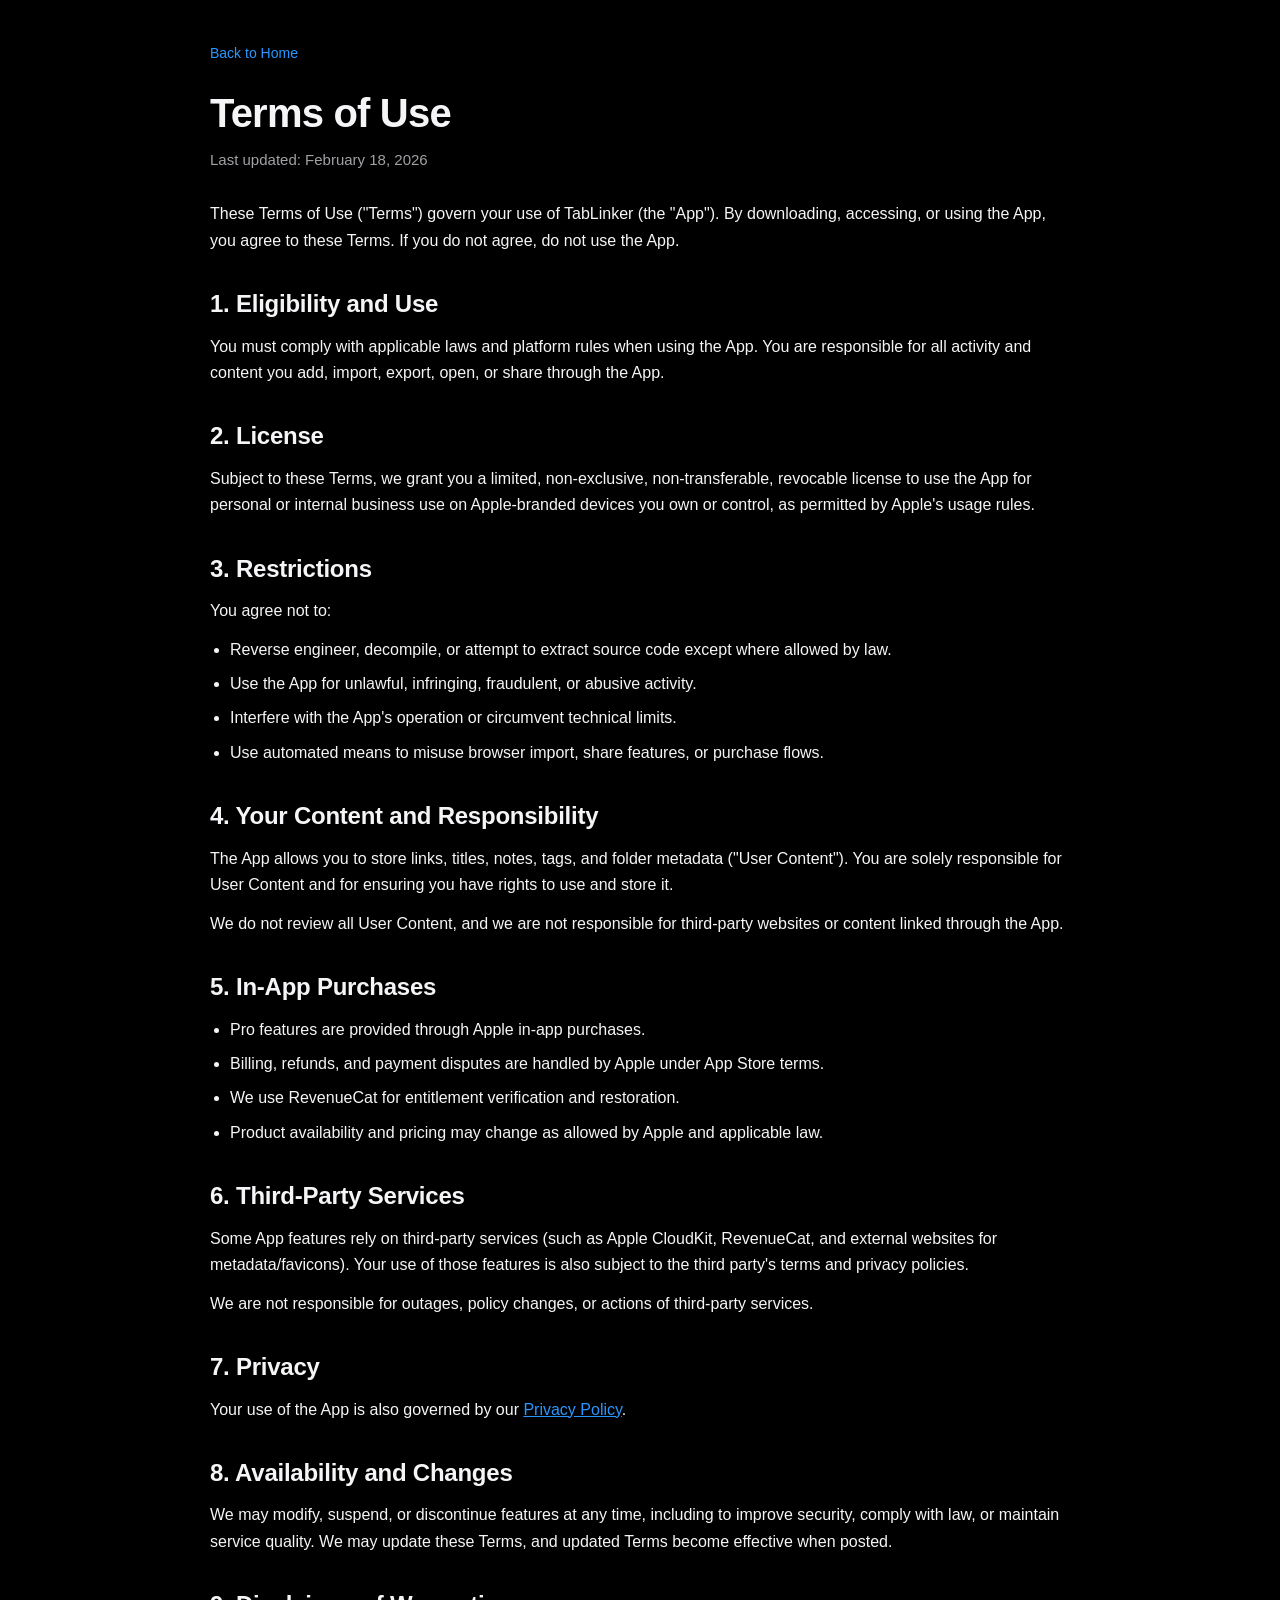
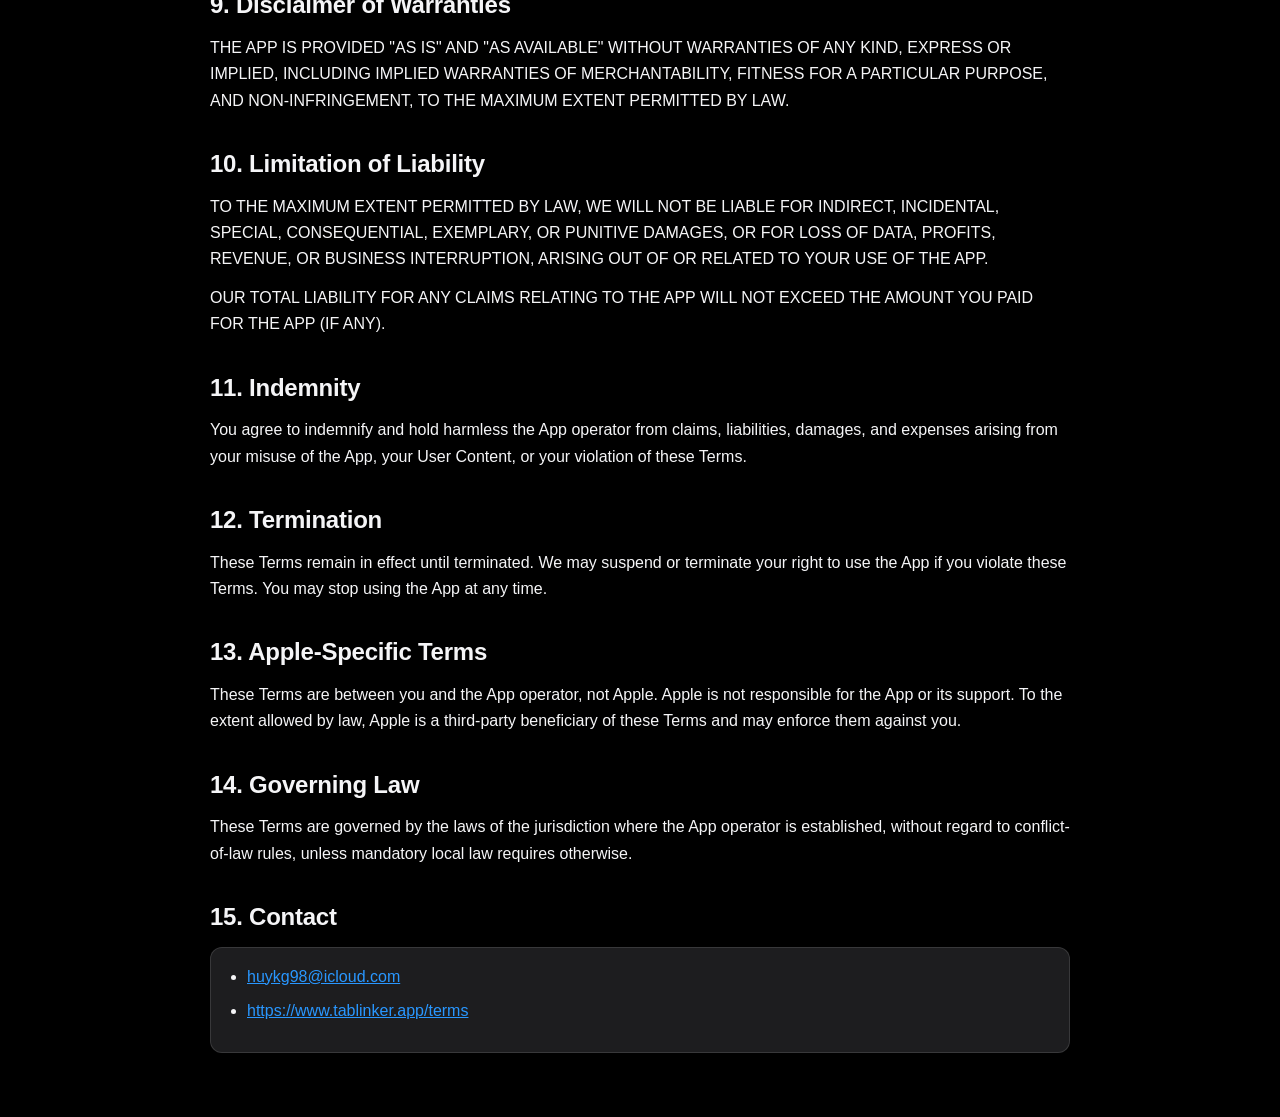
<file: terms/index.html>
<!DOCTYPE html>
<html lang="en">
<head>
    <meta charset="UTF-8">
    <meta name="viewport" content="width=device-width, initial-scale=1.0">
    <title>TabLinker Terms of Use</title>
    <meta name="description" content="TabLinker Terms of Use">
    <link rel="canonical" href="https://www.tablinker.app/terms">
    <link rel="icon" type="image/png" sizes="32x32" href="/assets/icons/favicon-32.png">
    <link rel="icon" type="image/png" sizes="16x16" href="/assets/icons/favicon-16.png">
    <link rel="apple-touch-icon" sizes="180x180" href="/assets/icons/apple-touch-icon.png">
    <style>
        :root {
            --bg: #000;
            --panel: #1d1d1f;
            --text: #f5f5f7;
            --muted: #a1a1a6;
            --link: #2997ff;
            --border: rgba(255, 255, 255, 0.12);
        }

        * {
            box-sizing: border-box;
            margin: 0;
            padding: 0;
        }

        html,
        body {
            background: var(--bg);
            color: var(--text);
            font-family: -apple-system, BlinkMacSystemFont, "Segoe UI", Roboto, Helvetica, Arial, sans-serif;
            line-height: 1.65;
        }

        .wrap {
            max-width: 900px;
            margin: 0 auto;
            padding: 40px 20px 64px;
        }

        .top {
            margin-bottom: 24px;
        }

        .home {
            color: var(--link);
            text-decoration: none;
            font-size: 14px;
        }

        .home:hover {
            text-decoration: underline;
        }

        h1 {
            font-size: 40px;
            line-height: 1.15;
            margin-bottom: 12px;
            letter-spacing: -0.02em;
        }

        .updated {
            color: var(--muted);
            margin-bottom: 28px;
            font-size: 15px;
        }

        h2 {
            font-size: 24px;
            margin: 30px 0 10px;
            letter-spacing: -0.01em;
        }

        p {
            margin-bottom: 12px;
        }

        ul {
            margin: 0 0 12px 20px;
        }

        li {
            margin-bottom: 8px;
        }

        a {
            color: var(--link);
        }

        .contact {
            background: var(--panel);
            border: 1px solid var(--border);
            border-radius: 12px;
            padding: 16px;
            margin-top: 10px;
        }
    </style>
</head>
<body>
    <main class="wrap">
        <div class="top">
            <a class="home" href="/">Back to Home</a>
        </div>

        <h1>Terms of Use</h1>
        <p class="updated">Last updated: February 18, 2026</p>

        <p>These Terms of Use ("Terms") govern your use of TabLinker (the "App"). By downloading, accessing, or using the App, you agree to these Terms. If you do not agree, do not use the App.</p>

        <h2>1. Eligibility and Use</h2>
        <p>You must comply with applicable laws and platform rules when using the App. You are responsible for all activity and content you add, import, export, open, or share through the App.</p>

        <h2>2. License</h2>
        <p>Subject to these Terms, we grant you a limited, non-exclusive, non-transferable, revocable license to use the App for personal or internal business use on Apple-branded devices you own or control, as permitted by Apple's usage rules.</p>

        <h2>3. Restrictions</h2>
        <p>You agree not to:</p>
        <ul>
            <li>Reverse engineer, decompile, or attempt to extract source code except where allowed by law.</li>
            <li>Use the App for unlawful, infringing, fraudulent, or abusive activity.</li>
            <li>Interfere with the App's operation or circumvent technical limits.</li>
            <li>Use automated means to misuse browser import, share features, or purchase flows.</li>
        </ul>

        <h2>4. Your Content and Responsibility</h2>
        <p>The App allows you to store links, titles, notes, tags, and folder metadata ("User Content"). You are solely responsible for User Content and for ensuring you have rights to use and store it.</p>
        <p>We do not review all User Content, and we are not responsible for third-party websites or content linked through the App.</p>

        <h2>5. In-App Purchases</h2>
        <ul>
            <li>Pro features are provided through Apple in-app purchases.</li>
            <li>Billing, refunds, and payment disputes are handled by Apple under App Store terms.</li>
            <li>We use RevenueCat for entitlement verification and restoration.</li>
            <li>Product availability and pricing may change as allowed by Apple and applicable law.</li>
        </ul>

        <h2>6. Third-Party Services</h2>
        <p>Some App features rely on third-party services (such as Apple CloudKit, RevenueCat, and external websites for metadata/favicons). Your use of those features is also subject to the third party's terms and privacy policies.</p>
        <p>We are not responsible for outages, policy changes, or actions of third-party services.</p>

        <h2>7. Privacy</h2>
        <p>Your use of the App is also governed by our <a href="/privacy/">Privacy Policy</a>.</p>

        <h2>8. Availability and Changes</h2>
        <p>We may modify, suspend, or discontinue features at any time, including to improve security, comply with law, or maintain service quality. We may update these Terms, and updated Terms become effective when posted.</p>

        <h2>9. Disclaimer of Warranties</h2>
        <p>THE APP IS PROVIDED "AS IS" AND "AS AVAILABLE" WITHOUT WARRANTIES OF ANY KIND, EXPRESS OR IMPLIED, INCLUDING IMPLIED WARRANTIES OF MERCHANTABILITY, FITNESS FOR A PARTICULAR PURPOSE, AND NON-INFRINGEMENT, TO THE MAXIMUM EXTENT PERMITTED BY LAW.</p>

        <h2>10. Limitation of Liability</h2>
        <p>TO THE MAXIMUM EXTENT PERMITTED BY LAW, WE WILL NOT BE LIABLE FOR INDIRECT, INCIDENTAL, SPECIAL, CONSEQUENTIAL, EXEMPLARY, OR PUNITIVE DAMAGES, OR FOR LOSS OF DATA, PROFITS, REVENUE, OR BUSINESS INTERRUPTION, ARISING OUT OF OR RELATED TO YOUR USE OF THE APP.</p>
        <p>OUR TOTAL LIABILITY FOR ANY CLAIMS RELATING TO THE APP WILL NOT EXCEED THE AMOUNT YOU PAID FOR THE APP (IF ANY).</p>

        <h2>11. Indemnity</h2>
        <p>You agree to indemnify and hold harmless the App operator from claims, liabilities, damages, and expenses arising from your misuse of the App, your User Content, or your violation of these Terms.</p>

        <h2>12. Termination</h2>
        <p>These Terms remain in effect until terminated. We may suspend or terminate your right to use the App if you violate these Terms. You may stop using the App at any time.</p>

        <h2>13. Apple-Specific Terms</h2>
        <p>These Terms are between you and the App operator, not Apple. Apple is not responsible for the App or its support. To the extent allowed by law, Apple is a third-party beneficiary of these Terms and may enforce them against you.</p>

        <h2>14. Governing Law</h2>
        <p>These Terms are governed by the laws of the jurisdiction where the App operator is established, without regard to conflict-of-law rules, unless mandatory local law requires otherwise.</p>

        <h2>15. Contact</h2>
        <div class="contact">
            <ul>
                <li><a href="mailto:huykg98@icloud.com">huykg98@icloud.com</a></li>
                <li><a href="https://www.tablinker.app/terms">https://www.tablinker.app/terms</a></li>
            </ul>
        </div>
    </main>
</body>
</html>
</file>
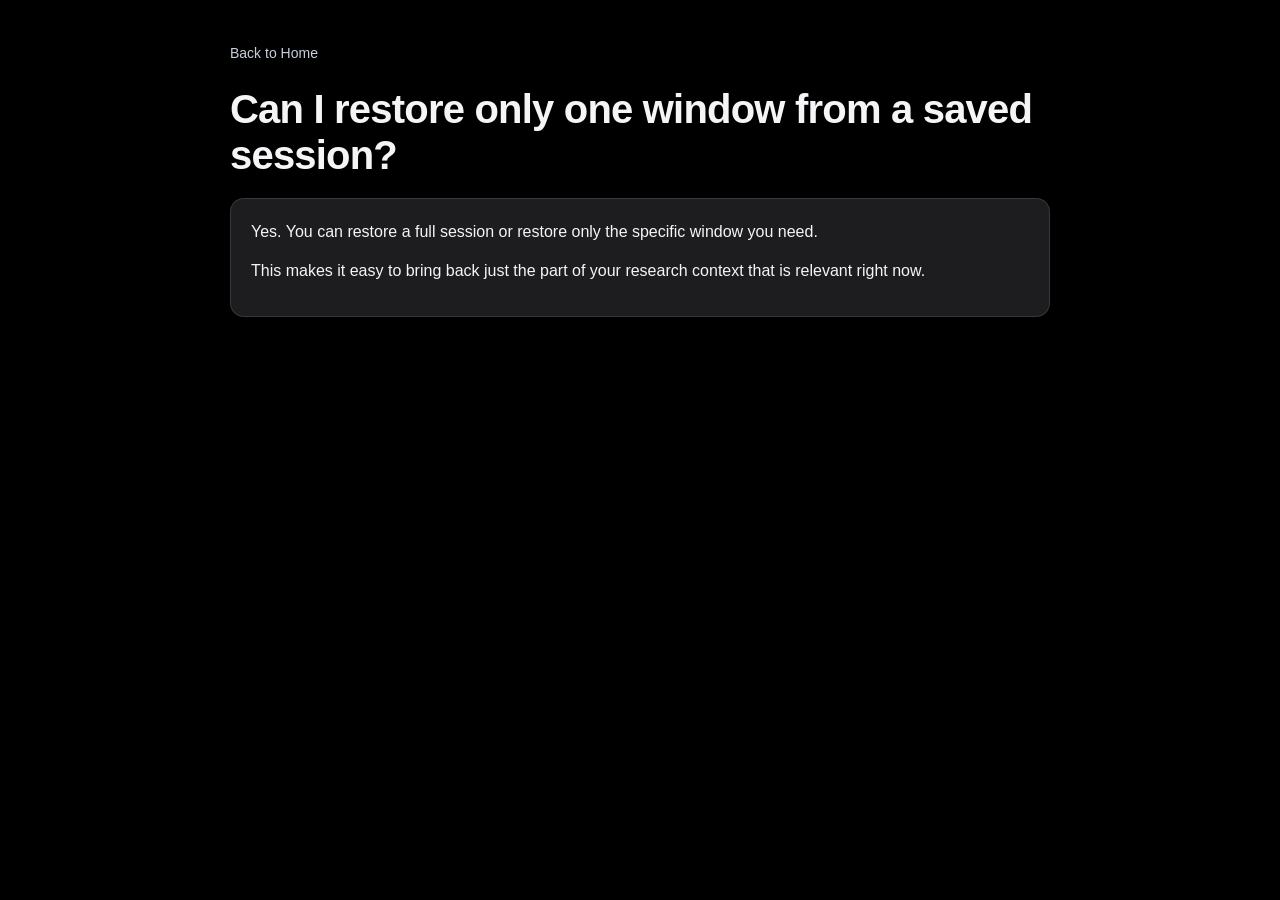
<file: faq/can-i-restore-only-one-window-from-a-saved-session/index.html>
<!DOCTYPE html>
<html lang="en">
<head>
    <meta charset="UTF-8">
    <meta name="viewport" content="width=device-width, initial-scale=1.0">
    <title>Can I restore only one window from a saved session? | TabLinker FAQ</title>
    <meta name="description" content="Learn how flexible restore works in TabLinker.">
    <link rel="canonical" href="https://www.tablinker.app/faq/can-i-restore-only-one-window-from-a-saved-session">
    <link rel="icon" type="image/png" sizes="32x32" href="/assets/icons/favicon-32.png">
    <link rel="icon" type="image/png" sizes="16x16" href="/assets/icons/favicon-16.png">
    <link rel="apple-touch-icon" sizes="180x180" href="/assets/icons/apple-touch-icon.png">
    <style>
        :root {
            --bg: #000;
            --panel: #1d1d1f;
            --text: #f5f5f7;
            --link: #c7cfdb;
            --link-hover: #e0e5ed;
            --border: rgba(255, 255, 255, 0.12);
        }

        * {
            box-sizing: border-box;
            margin: 0;
            padding: 0;
        }

        html,
        body {
            background: var(--bg);
            color: var(--text);
            font-family: -apple-system, BlinkMacSystemFont, "Segoe UI", Roboto, Helvetica, Arial, sans-serif;
            line-height: 1.65;
        }

        main {
            max-width: 860px;
            margin: 0 auto;
            padding: 40px 20px 64px;
        }

        .back {
            color: var(--link);
            text-decoration: none;
            font-size: 14px;
        }

        .back:hover {
            color: var(--link-hover);
            text-decoration: underline;
        }

        h1 {
            margin-top: 20px;
            font-size: 40px;
            line-height: 1.15;
            letter-spacing: -0.02em;
        }

        .card {
            margin-top: 20px;
            background: var(--panel);
            border: 1px solid var(--border);
            border-radius: 14px;
            padding: 20px;
        }

        p {
            margin-bottom: 12px;
        }
    </style>
    <script type="application/ld+json">
{
    "@context": "https://schema.org",
    "@type": "FAQPage",
    "url": "https://www.tablinker.app/faq/can-i-restore-only-one-window-from-a-saved-session",
    "mainEntity": [
        {
            "@type": "Question",
            "name": "Can I restore only one window from a saved session?",
            "acceptedAnswer": {
                "@type": "Answer",
                "text": "Yes. You can restore a full session or restore only the specific window you need. This makes it easy to bring back just the part of your research context that is relevant right now."
            }
        }
    ]
}
    </script>
</head>
<body>
    <main>
        <a class="back" href="/">Back to Home</a>
        <h1>Can I restore only one window from a saved session?</h1>
        <div class="card">
            <p>Yes. You can restore a full session or restore only the specific window you need.</p>
            <p>This makes it easy to bring back just the part of your research context that is relevant right now.</p>
        </div>
    </main>
</body>
</html>
</file>
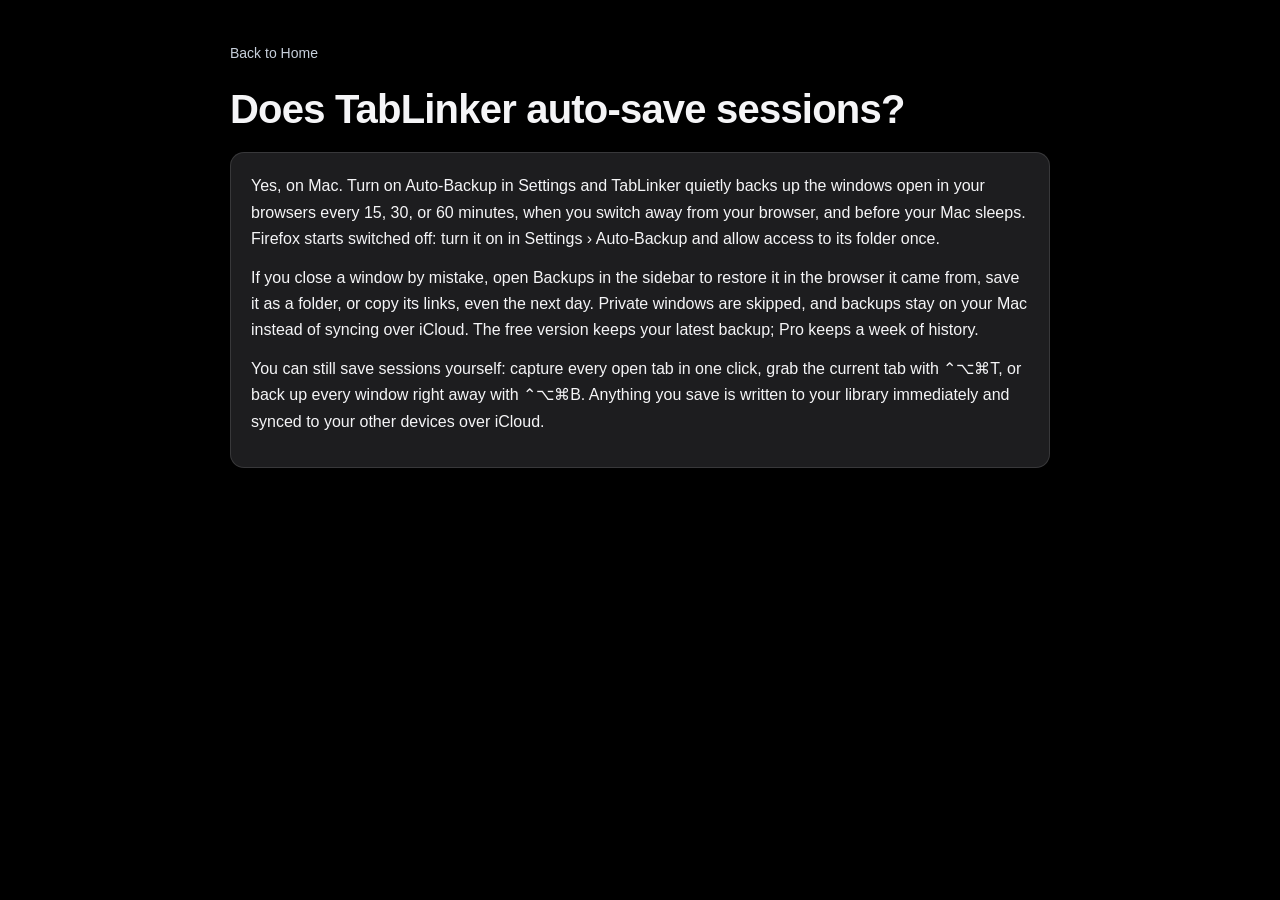
<file: faq/does-tablinker-auto-save-sessions/index.html>
<!DOCTYPE html>
<html lang="en">
<head>
    <meta charset="UTF-8">
    <meta name="viewport" content="width=device-width, initial-scale=1.0">
    <title>Does TabLinker auto-save sessions? | TabLinker FAQ</title>
    <meta name="description" content="Auto-save behavior for sessions in TabLinker.">
    <link rel="canonical" href="https://www.tablinker.app/faq/does-tablinker-auto-save-sessions">
    <link rel="icon" type="image/png" sizes="32x32" href="/assets/icons/favicon-32.png">
    <link rel="icon" type="image/png" sizes="16x16" href="/assets/icons/favicon-16.png">
    <link rel="apple-touch-icon" sizes="180x180" href="/assets/icons/apple-touch-icon.png">
    <style>
        :root {
            --bg: #000;
            --panel: #1d1d1f;
            --text: #f5f5f7;
            --link: #c7cfdb;
            --link-hover: #e0e5ed;
            --border: rgba(255, 255, 255, 0.12);
        }

        * {
            box-sizing: border-box;
            margin: 0;
            padding: 0;
        }

        html,
        body {
            background: var(--bg);
            color: var(--text);
            font-family: -apple-system, BlinkMacSystemFont, "Segoe UI", Roboto, Helvetica, Arial, sans-serif;
            line-height: 1.65;
        }

        main {
            max-width: 860px;
            margin: 0 auto;
            padding: 40px 20px 64px;
        }

        .back {
            color: var(--link);
            text-decoration: none;
            font-size: 14px;
        }

        .back:hover {
            color: var(--link-hover);
            text-decoration: underline;
        }

        h1 {
            margin-top: 20px;
            font-size: 40px;
            line-height: 1.15;
            letter-spacing: -0.02em;
        }

        .card {
            margin-top: 20px;
            background: var(--panel);
            border: 1px solid var(--border);
            border-radius: 14px;
            padding: 20px;
        }

        p {
            margin-bottom: 12px;
        }
    </style>
    <script type="application/ld+json">
{
    "@context": "https://schema.org",
    "@type": "FAQPage",
    "url": "https://www.tablinker.app/faq/does-tablinker-auto-save-sessions",
    "mainEntity": [
        {
            "@type": "Question",
            "name": "Does TabLinker auto-save sessions?",
            "acceptedAnswer": {
                "@type": "Answer",
                "text": "Yes, on Mac. Turn on Auto-Backup in Settings and TabLinker quietly backs up the windows open in your browsers every 15, 30, or 60 minutes, when you switch away from your browser, and before your Mac sleeps. If you close a window by mistake, open Backups in the sidebar to restore it in the browser it came from, save it as a folder, or copy its links, even the next day. Firefox starts switched off: turn it on in Settings > Auto-Backup and allow access to its folder once. Private windows are skipped, and backups stay on your Mac instead of syncing over iCloud. The free version keeps your latest backup; Pro keeps a week of history. You can still save sessions yourself: capture every open tab in one click, grab the current tab with Control-Option-Command-T, or back up every window right away with Control-Option-Command-B. Anything you save is written to your library immediately and synced to your other devices over iCloud."
            }
        }
    ]
}
    </script>
</head>
<body>
    <main>
        <a class="back" href="/">Back to Home</a>
        <h1>Does TabLinker auto-save sessions?</h1>
        <div class="card">
            <p>Yes, on Mac. Turn on Auto-Backup in Settings and TabLinker quietly backs up the windows open in your
                browsers every 15, 30, or 60 minutes, when you switch away from your browser, and before your Mac
                sleeps. Firefox starts switched off: turn it on in Settings &rsaquo; Auto-Backup and allow access to
                its folder once.</p>
            <p>If you close a window by mistake, open Backups in the sidebar to restore it in the browser it came from,
                save it as a folder, or copy its links, even the next day. Private windows are skipped, and backups stay
                on your Mac instead of syncing over iCloud. The free version keeps your latest backup; Pro keeps a week
                of history.</p>
            <p>You can still save sessions yourself: capture every open tab in one click, grab the current tab with
                &#8963;&#8997;&#8984;T, or back up every window right away with &#8963;&#8997;&#8984;B. Anything you save
                is written to your library immediately and synced to your other devices over iCloud.</p>
        </div>
    </main>
</body>
</html>
</file>
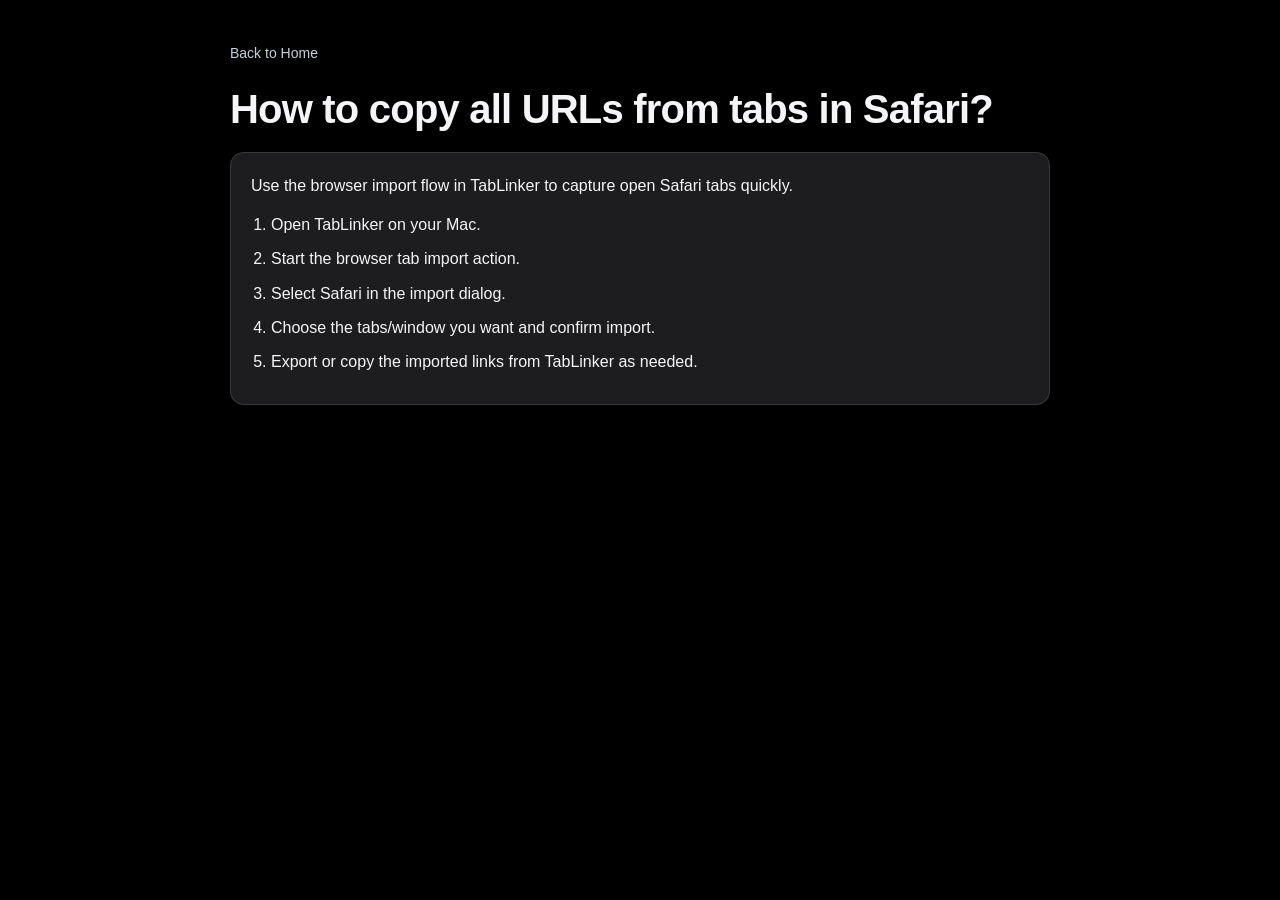
<file: faq/how-to-copy-all-urls-from-tabs-in-safari/index.html>
<!DOCTYPE html>
<html lang="en">
<head>
    <meta charset="UTF-8">
    <meta name="viewport" content="width=device-width, initial-scale=1.0">
    <title>How to copy all URLs from tabs in Safari? | TabLinker FAQ</title>
    <meta name="description" content="Learn how to copy all URLs from open tabs in Safari using TabLinker.">
    <link rel="canonical" href="https://www.tablinker.app/faq/how-to-copy-all-urls-from-tabs-in-safari">
    <link rel="icon" type="image/png" sizes="32x32" href="/assets/icons/favicon-32.png">
    <link rel="icon" type="image/png" sizes="16x16" href="/assets/icons/favicon-16.png">
    <link rel="apple-touch-icon" sizes="180x180" href="/assets/icons/apple-touch-icon.png">
    <style>
        :root {
            --bg: #000;
            --panel: #1d1d1f;
            --text: #f5f5f7;
            --muted: #a1a1a6;
            --link: #c7cfdb;
            --link-hover: #e0e5ed;
            --border: rgba(255, 255, 255, 0.12);
        }

        * {
            box-sizing: border-box;
            margin: 0;
            padding: 0;
        }

        html,
        body {
            background: var(--bg);
            color: var(--text);
            font-family: -apple-system, BlinkMacSystemFont, "Segoe UI", Roboto, Helvetica, Arial, sans-serif;
            line-height: 1.65;
        }

        main {
            max-width: 860px;
            margin: 0 auto;
            padding: 40px 20px 64px;
        }

        .back {
            color: var(--link);
            text-decoration: none;
            font-size: 14px;
        }

        .back:hover {
            color: var(--link-hover);
            text-decoration: underline;
        }

        h1 {
            margin-top: 20px;
            font-size: 40px;
            line-height: 1.15;
            letter-spacing: -0.02em;
        }

        .card {
            margin-top: 20px;
            background: var(--panel);
            border: 1px solid var(--border);
            border-radius: 14px;
            padding: 20px;
        }

        p {
            margin-bottom: 12px;
        }

        ol {
            margin: 0 0 0 20px;
        }

        li {
            margin-bottom: 8px;
        }
    </style>
    <script type="application/ld+json">
{
    "@context": "https://schema.org",
    "@type": "FAQPage",
    "url": "https://www.tablinker.app/faq/how-to-copy-all-urls-from-tabs-in-safari",
    "mainEntity": [
        {
            "@type": "Question",
            "name": "How to copy all URLs from tabs in Safari?",
            "acceptedAnswer": {
                "@type": "Answer",
                "text": "Use the browser import flow in TabLinker to capture open Safari tabs quickly. Open TabLinker on your Mac. Start the browser tab import action. Select Safari in the import dialog. Choose the tabs/window you want and confirm import. Export or copy the imported links from TabLinker as needed."
            }
        }
    ]
}
    </script>
</head>
<body>
    <main>
        <a class="back" href="/">Back to Home</a>
        <h1>How to copy all URLs from tabs in Safari?</h1>
        <div class="card">
            <p>Use the browser import flow in TabLinker to capture open Safari tabs quickly.</p>
            <ol>
                <li>Open TabLinker on your Mac.</li>
                <li>Start the browser tab import action.</li>
                <li>Select Safari in the import dialog.</li>
                <li>Choose the tabs/window you want and confirm import.</li>
                <li>Export or copy the imported links from TabLinker as needed.</li>
            </ol>
        </div>
    </main>
</body>
</html>
</file>
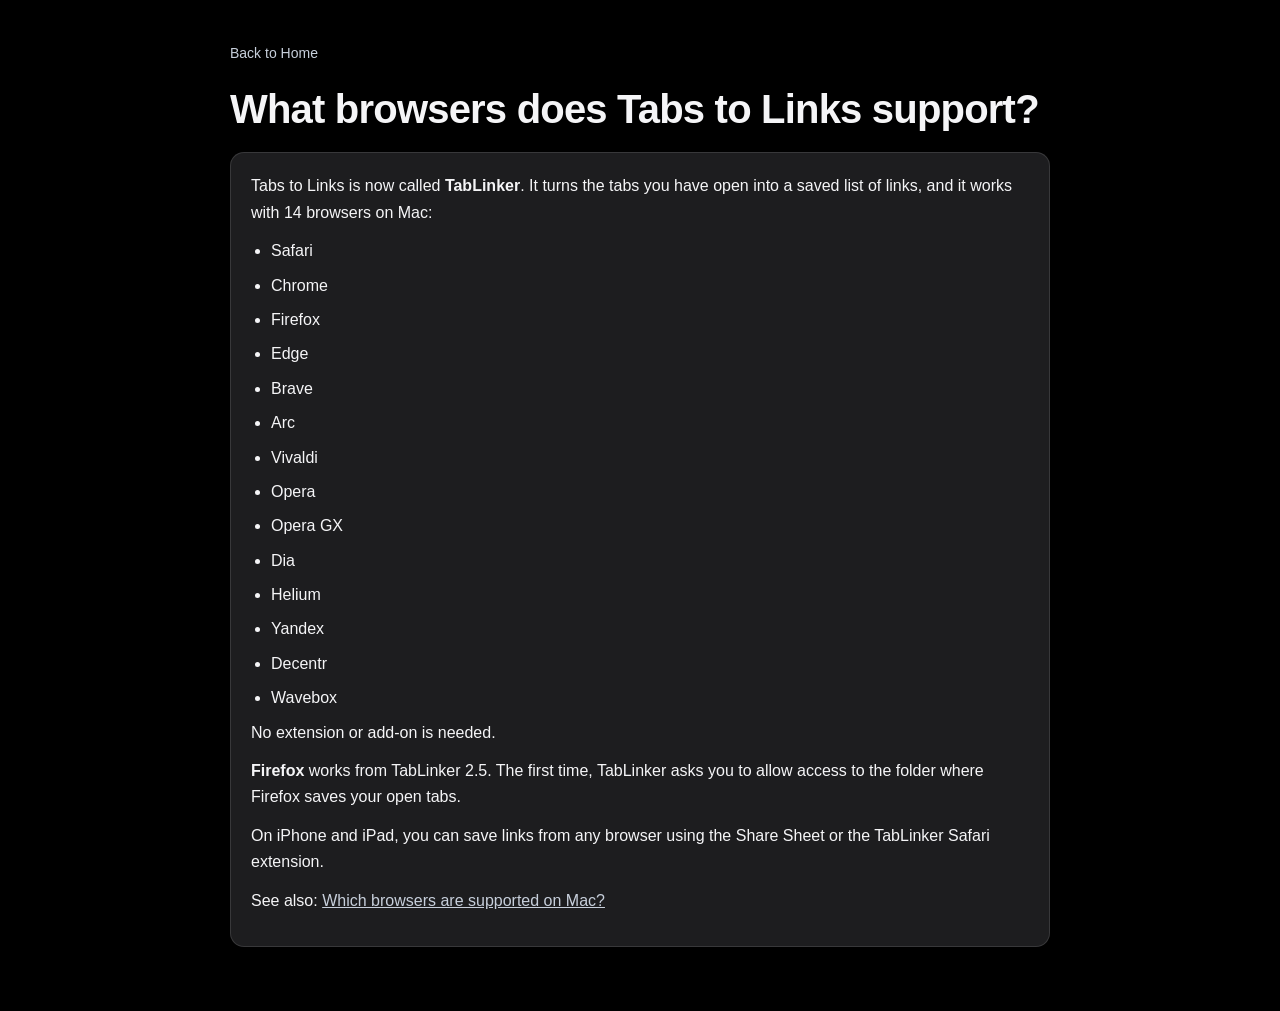
<file: faq/what-browsers-does-tabs-to-links-support/index.html>
<!DOCTYPE html>
<html lang="en">
<head>
    <meta charset="UTF-8">
    <meta name="viewport" content="width=device-width, initial-scale=1.0">
    <title>What browsers does Tabs to Links support? | TabLinker FAQ</title>
    <meta name="description" content="Tabs to Links is now TabLinker. It supports 14 Mac browsers, including Safari, Chrome, Firefox, Edge, Brave, Arc, and Vivaldi.">
    <link rel="canonical" href="https://www.tablinker.app/faq/what-browsers-does-tabs-to-links-support">
    <link rel="icon" type="image/png" sizes="32x32" href="/assets/icons/favicon-32.png">
    <link rel="icon" type="image/png" sizes="16x16" href="/assets/icons/favicon-16.png">
    <link rel="apple-touch-icon" sizes="180x180" href="/assets/icons/apple-touch-icon.png">
    <style>
        :root {
            --bg: #000;
            --panel: #1d1d1f;
            --text: #f5f5f7;
            --muted: #a1a1a6;
            --link: #c7cfdb;
            --link-hover: #e0e5ed;
            --border: rgba(255, 255, 255, 0.12);
        }

        * {
            box-sizing: border-box;
            margin: 0;
            padding: 0;
        }

        html,
        body {
            background: var(--bg);
            color: var(--text);
            font-family: -apple-system, BlinkMacSystemFont, "Segoe UI", Roboto, Helvetica, Arial, sans-serif;
            line-height: 1.65;
        }

        main {
            max-width: 860px;
            margin: 0 auto;
            padding: 40px 20px 64px;
        }

        .back {
            color: var(--link);
            text-decoration: none;
            font-size: 14px;
        }

        .back:hover {
            color: var(--link-hover);
            text-decoration: underline;
        }

        h1 {
            margin-top: 20px;
            font-size: 40px;
            line-height: 1.15;
            letter-spacing: -0.02em;
        }

        .card {
            margin-top: 20px;
            background: var(--panel);
            border: 1px solid var(--border);
            border-radius: 14px;
            padding: 20px;
        }

        p {
            margin-bottom: 12px;
        }

        ul {
            margin: 0 0 0 20px;
        }

        li {
            margin-bottom: 8px;
        }

        .card a {
            color: var(--link);
        }

        .card a:hover {
            color: var(--link-hover);
        }
    </style>
    <script type="application/ld+json">
{
    "@context": "https://schema.org",
    "@type": "FAQPage",
    "url": "https://www.tablinker.app/faq/what-browsers-does-tabs-to-links-support",
    "mainEntity": [
        {
            "@type": "Question",
            "name": "What browsers does Tabs to Links support?",
            "acceptedAnswer": {
                "@type": "Answer",
                "text": "Tabs to Links is now called TabLinker. It turns the tabs you have open into a saved list of links, and it works with 14 browsers on Mac: Safari, Chrome, Firefox, Edge, Brave, Arc, Vivaldi, Opera, Opera GX, Dia, Helium, Yandex, Decentr, Wavebox. No extension or add-on is needed. Firefox works from TabLinker 2.5. The first time, TabLinker asks you to allow access to the folder where Firefox saves your open tabs. On iPhone and iPad, you can save links from any browser using the Share Sheet or the TabLinker Safari extension. See also: Which browsers are supported on Mac?"
            }
        }
    ]
}
    </script>
</head>
<body>
    <main>
        <a class="back" href="/">Back to Home</a>
        <h1>What browsers does Tabs to Links support?</h1>
        <div class="card">
            <p>Tabs to Links is now called <strong>TabLinker</strong>. It turns the tabs you have open into a saved
                list of links, and it works with 14 browsers on Mac:</p>
            <ul>
                <li>Safari</li>
                <li>Chrome</li>
                <li>Firefox</li>
                <li>Edge</li>
                <li>Brave</li>
                <li>Arc</li>
                <li>Vivaldi</li>
                <li>Opera</li>
                <li>Opera GX</li>
                <li>Dia</li>
                <li>Helium</li>
                <li>Yandex</li>
                <li>Decentr</li>
                <li>Wavebox</li>
            </ul>
            <p>No extension or add-on is needed.</p>
            <p><strong>Firefox</strong> works from TabLinker 2.5. The first time, TabLinker asks you to allow access to
                the folder where Firefox saves your open tabs.</p>
            <p>On iPhone and iPad, you can save links from any browser using the Share Sheet or the TabLinker
                Safari extension.</p>
            <p>See also: <a href="../which-browsers-are-supported-on-mac/">Which browsers are supported on Mac?</a></p>
        </div>
    </main>
</body>
</html>
</file>
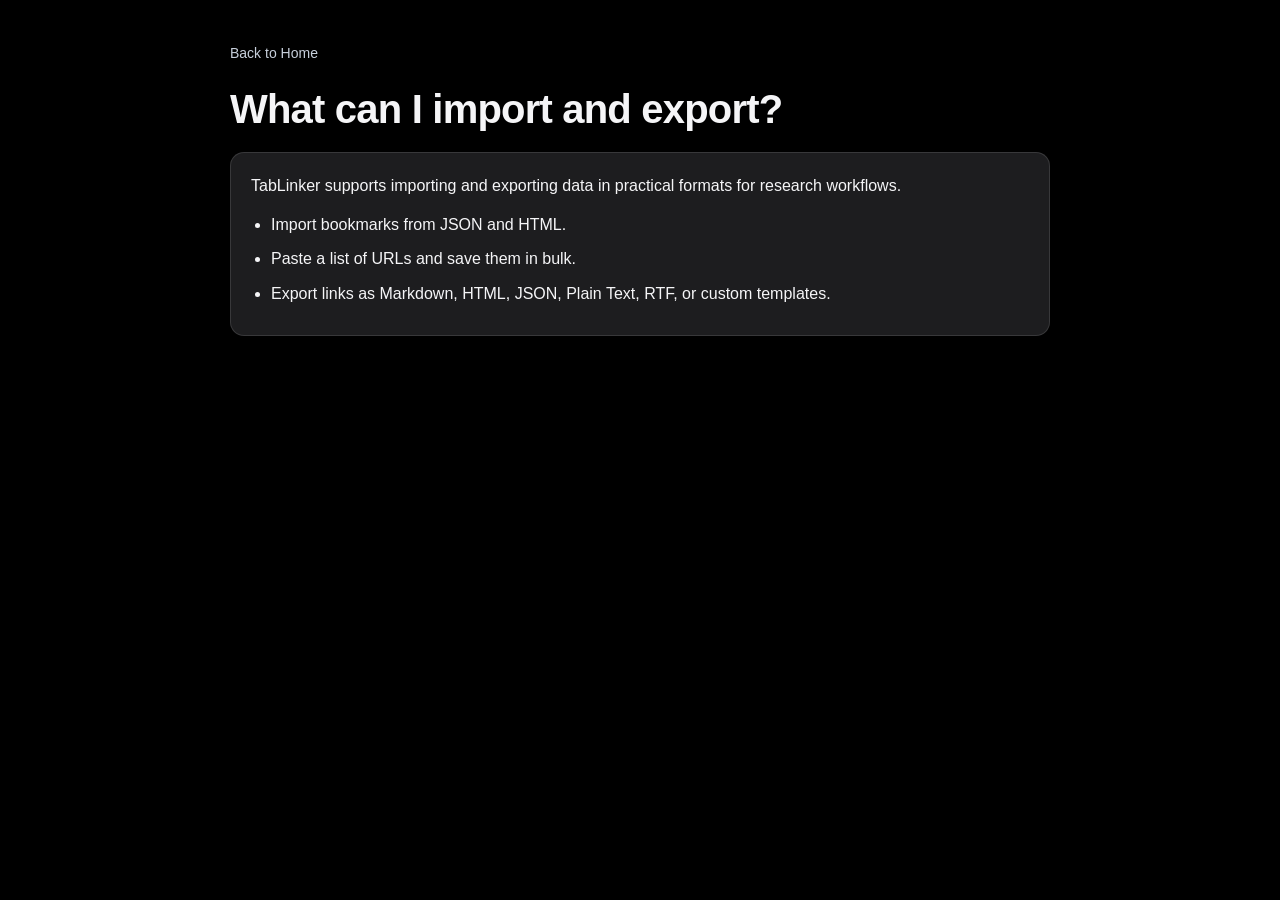
<file: faq/what-can-i-import-and-export/index.html>
<!DOCTYPE html>
<html lang="en">
<head>
    <meta charset="UTF-8">
    <meta name="viewport" content="width=device-width, initial-scale=1.0">
    <title>What can I import and export? | TabLinker FAQ</title>
    <meta name="description" content="Import and export formats supported by TabLinker.">
    <link rel="canonical" href="https://www.tablinker.app/faq/what-can-i-import-and-export">
    <link rel="icon" type="image/png" sizes="32x32" href="/assets/icons/favicon-32.png">
    <link rel="icon" type="image/png" sizes="16x16" href="/assets/icons/favicon-16.png">
    <link rel="apple-touch-icon" sizes="180x180" href="/assets/icons/apple-touch-icon.png">
    <style>
        :root {
            --bg: #000;
            --panel: #1d1d1f;
            --text: #f5f5f7;
            --link: #c7cfdb;
            --link-hover: #e0e5ed;
            --border: rgba(255, 255, 255, 0.12);
        }

        * {
            box-sizing: border-box;
            margin: 0;
            padding: 0;
        }

        html,
        body {
            background: var(--bg);
            color: var(--text);
            font-family: -apple-system, BlinkMacSystemFont, "Segoe UI", Roboto, Helvetica, Arial, sans-serif;
            line-height: 1.65;
        }

        main {
            max-width: 860px;
            margin: 0 auto;
            padding: 40px 20px 64px;
        }

        .back {
            color: var(--link);
            text-decoration: none;
            font-size: 14px;
        }

        .back:hover {
            color: var(--link-hover);
            text-decoration: underline;
        }

        h1 {
            margin-top: 20px;
            font-size: 40px;
            line-height: 1.15;
            letter-spacing: -0.02em;
        }

        .card {
            margin-top: 20px;
            background: var(--panel);
            border: 1px solid var(--border);
            border-radius: 14px;
            padding: 20px;
        }

        p {
            margin-bottom: 12px;
        }

        ul {
            margin: 0 0 0 20px;
        }

        li {
            margin-bottom: 8px;
        }
    </style>
    <script type="application/ld+json">
{
    "@context": "https://schema.org",
    "@type": "FAQPage",
    "url": "https://www.tablinker.app/faq/what-can-i-import-and-export",
    "mainEntity": [
        {
            "@type": "Question",
            "name": "What can I import and export?",
            "acceptedAnswer": {
                "@type": "Answer",
                "text": "TabLinker supports importing and exporting data in practical formats for research workflows. Import bookmarks from JSON and HTML, Paste a list of URLs and save them in bulk, Export links as Markdown, HTML, JSON, Plain Text, RTF, or custom templates."
            }
        }
    ]
}
    </script>
</head>
<body>
    <main>
        <a class="back" href="/">Back to Home</a>
        <h1>What can I import and export?</h1>
        <div class="card">
            <p>TabLinker supports importing and exporting data in practical formats for research workflows.</p>
            <ul>
                <li>Import bookmarks from JSON and HTML.</li>
                <li>Paste a list of URLs and save them in bulk.</li>
                <li>Export links as Markdown, HTML, JSON, Plain Text, RTF, or custom templates.</li>
            </ul>
        </div>
    </main>
</body>
</html>
</file>
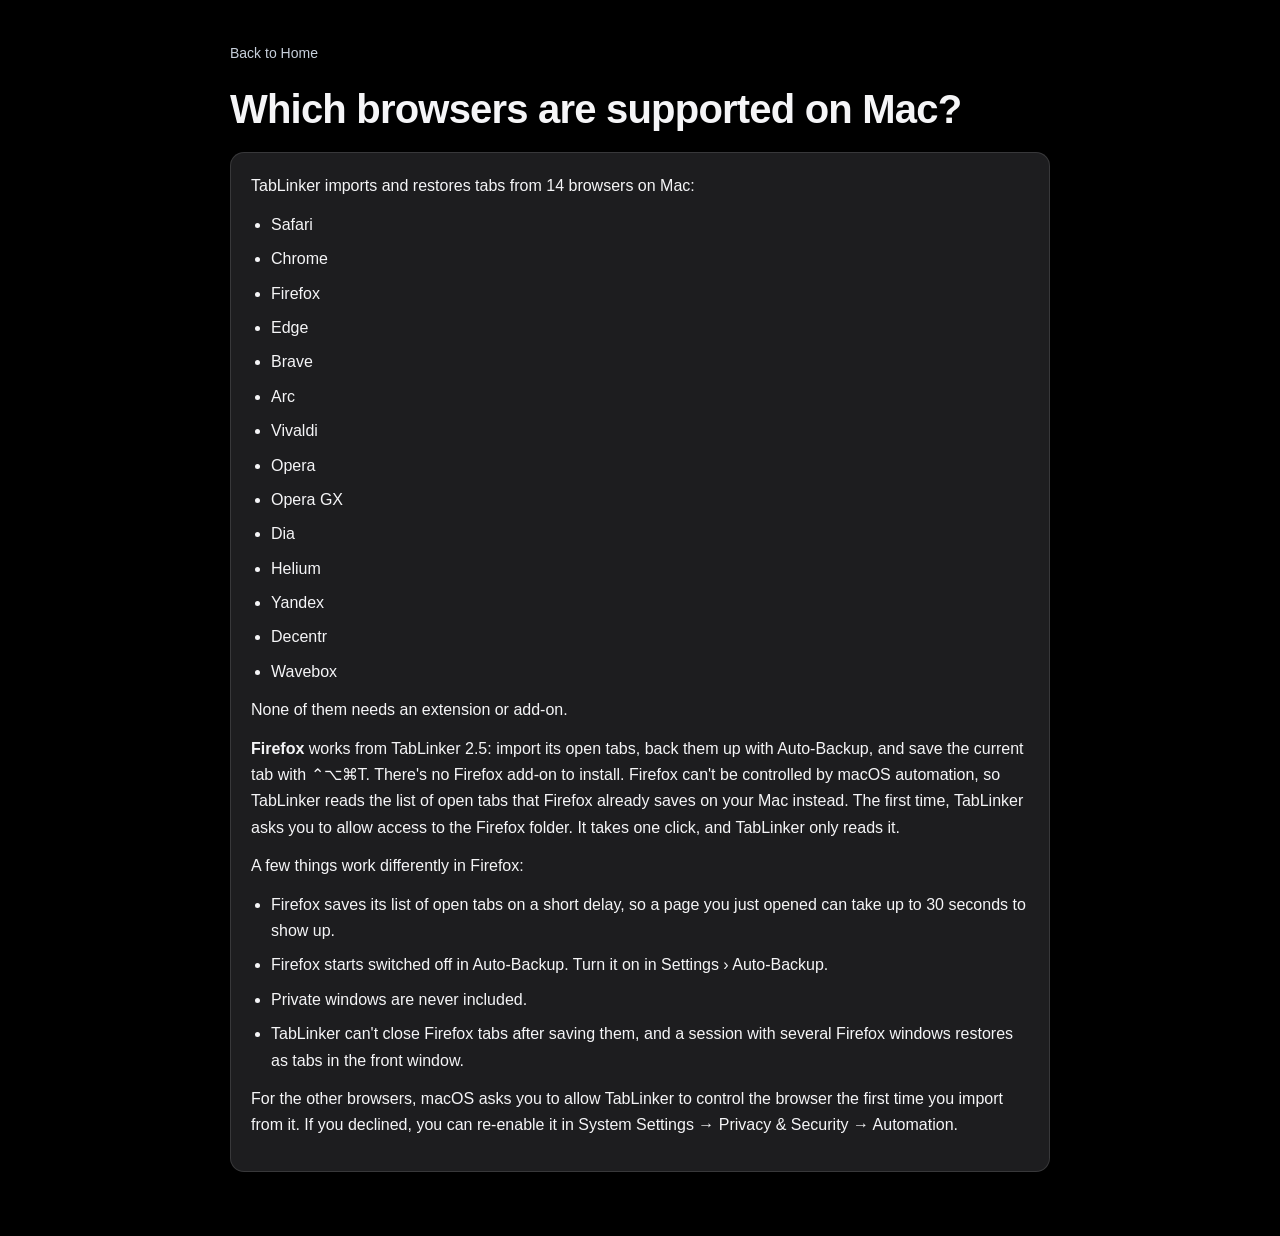
<file: faq/which-browsers-are-supported-on-mac/index.html>
<!DOCTYPE html>
<html lang="en">
<head>
    <meta charset="UTF-8">
    <meta name="viewport" content="width=device-width, initial-scale=1.0">
    <title>Which browsers are supported on Mac? | TabLinker FAQ</title>
    <meta name="description" content="TabLinker imports and restores tabs from 14 Mac browsers: Safari, Chrome, Firefox, Edge, Brave, Arc, Vivaldi, Opera, Opera GX, Dia, Helium, Yandex, Decentr, and Wavebox.">
    <link rel="canonical" href="https://www.tablinker.app/faq/which-browsers-are-supported-on-mac">
    <link rel="icon" type="image/png" sizes="32x32" href="/assets/icons/favicon-32.png">
    <link rel="icon" type="image/png" sizes="16x16" href="/assets/icons/favicon-16.png">
    <link rel="apple-touch-icon" sizes="180x180" href="/assets/icons/apple-touch-icon.png">
    <style>
        :root {
            --bg: #000;
            --panel: #1d1d1f;
            --text: #f5f5f7;
            --link: #c7cfdb;
            --link-hover: #e0e5ed;
            --border: rgba(255, 255, 255, 0.12);
        }

        * {
            box-sizing: border-box;
            margin: 0;
            padding: 0;
        }

        html,
        body {
            background: var(--bg);
            color: var(--text);
            font-family: -apple-system, BlinkMacSystemFont, "Segoe UI", Roboto, Helvetica, Arial, sans-serif;
            line-height: 1.65;
        }

        main {
            max-width: 860px;
            margin: 0 auto;
            padding: 40px 20px 64px;
        }

        .back {
            color: var(--link);
            text-decoration: none;
            font-size: 14px;
        }

        .back:hover {
            color: var(--link-hover);
            text-decoration: underline;
        }

        h1 {
            margin-top: 20px;
            font-size: 40px;
            line-height: 1.15;
            letter-spacing: -0.02em;
        }

        .card {
            margin-top: 20px;
            background: var(--panel);
            border: 1px solid var(--border);
            border-radius: 14px;
            padding: 20px;
        }

        p {
            margin-bottom: 12px;
        }

        ul {
            margin: 0 0 12px 20px;
        }

        li {
            margin-bottom: 8px;
        }
    </style>
    <script type="application/ld+json">
{
    "@context": "https://schema.org",
    "@type": "FAQPage",
    "url": "https://www.tablinker.app/faq/which-browsers-are-supported-on-mac",
    "mainEntity": [
        {
            "@type": "Question",
            "name": "Which browsers are supported on Mac?",
            "acceptedAnswer": {
                "@type": "Answer",
                "text": "TabLinker imports and restores tabs from 14 browsers on Mac: Safari, Chrome, Firefox, Edge, Brave, Arc, Vivaldi, Opera, Opera GX, Dia, Helium, Yandex, Decentr, Wavebox. None of them needs an extension or add-on. Firefox works from TabLinker 2.5: import its open tabs, back them up with Auto-Backup, and save the current tab with Control-Option-Command-T. There's no Firefox add-on to install. Firefox can't be controlled by macOS automation, so TabLinker reads the list of open tabs that Firefox already saves on your Mac instead. The first time, TabLinker asks you to allow access to the Firefox folder. It takes one click, and TabLinker only reads it. Firefox saves that list on a short delay, so a page you just opened can take up to 30 seconds to show up. Firefox starts switched off in Auto-Backup; turn it on in Settings > Auto-Backup. Private windows are never included. TabLinker can't close Firefox tabs after saving them, and a session with several Firefox windows restores as tabs in the front window. For the other browsers, macOS asks you to allow TabLinker to control the browser the first time you import from it. If you declined, you can re-enable it in System Settings -> Privacy & Security -> Automation."
            }
        }
    ]
}
    </script>
</head>
<body>
    <main>
        <a class="back" href="/">Back to Home</a>
        <h1>Which browsers are supported on Mac?</h1>
        <div class="card">
            <p>TabLinker imports and restores tabs from 14 browsers on Mac:</p>
            <ul>
                <li>Safari</li>
                <li>Chrome</li>
                <li>Firefox</li>
                <li>Edge</li>
                <li>Brave</li>
                <li>Arc</li>
                <li>Vivaldi</li>
                <li>Opera</li>
                <li>Opera GX</li>
                <li>Dia</li>
                <li>Helium</li>
                <li>Yandex</li>
                <li>Decentr</li>
                <li>Wavebox</li>
            </ul>
            <p>None of them needs an extension or add-on.</p>
            <p><strong>Firefox</strong> works from TabLinker 2.5: import its open tabs, back them up with
                Auto-Backup, and save the current tab with &#8963;&#8997;&#8984;T. There's no Firefox add-on to install. Firefox can't be
                controlled by macOS automation, so TabLinker reads the list of open tabs that Firefox already saves on
                your Mac instead. The first time, TabLinker asks you to allow access to the Firefox folder. It takes one click, and TabLinker
                only reads it.</p>
            <p>A few things work differently in Firefox:</p>
            <ul>
                <li>Firefox saves its list of open tabs on a short delay, so a page you just opened can take up to
                    30 seconds to show up.</li>
                <li>Firefox starts switched off in Auto-Backup. Turn it on in Settings &rsaquo; Auto-Backup.</li>
                <li>Private windows are never included.</li>
                <li>TabLinker can't close Firefox tabs after saving them, and a session with several Firefox windows
                    restores as tabs in the front window.</li>
            </ul>
            <p>For the other browsers, macOS asks you to allow TabLinker to control the browser the first time you
                import from it. If you declined, you can re-enable it in System Settings &rarr; Privacy &amp; Security
                &rarr; Automation.</p>
        </div>
    </main>
</body>
</html>
</file>
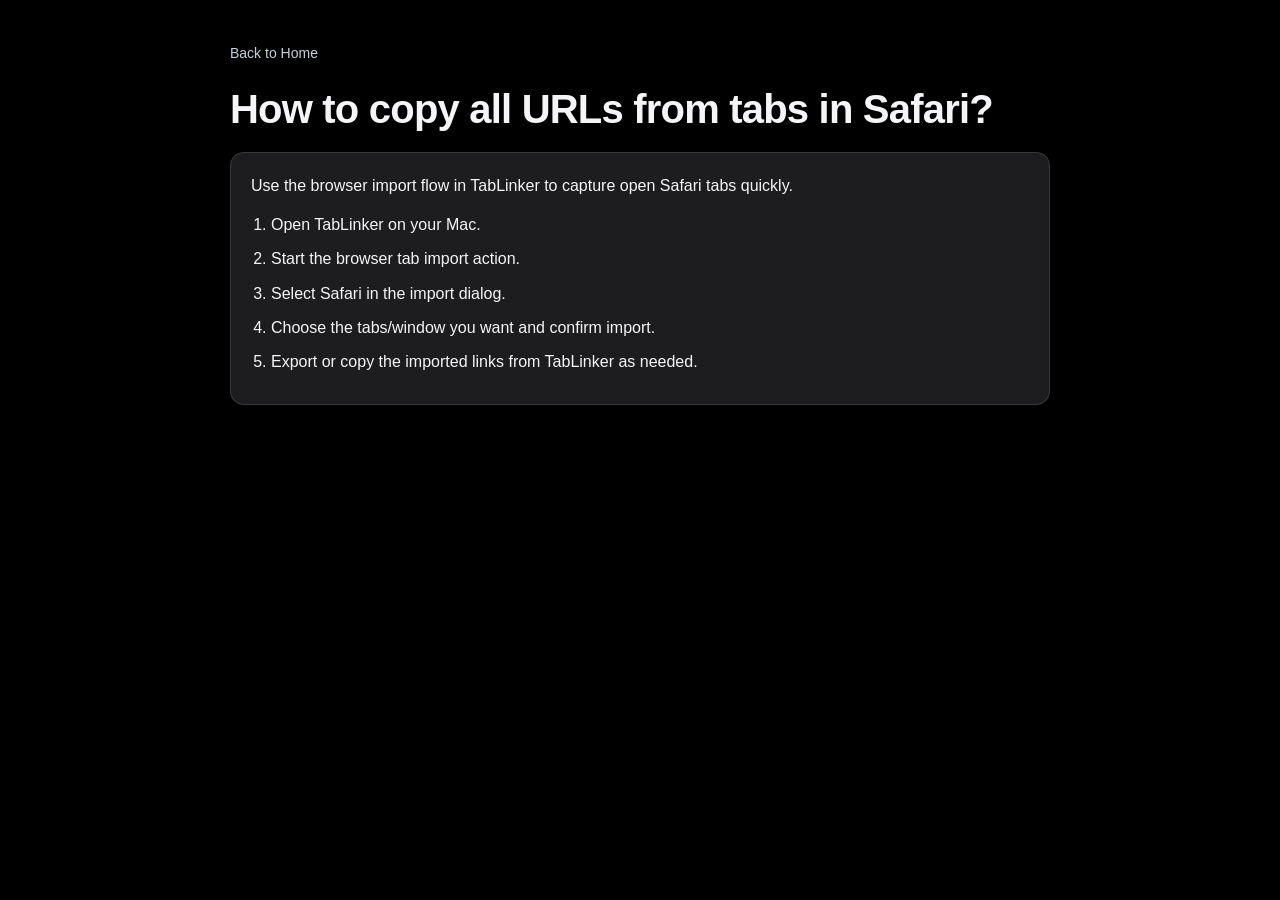
<file: faq/how-to-copy-all-urls-from-tabs-in-safari.html>
<!DOCTYPE html>
<html lang="en">
<head>
    <meta charset="UTF-8">
    <meta name="viewport" content="width=device-width, initial-scale=1.0">
    <title>How to copy all URLs from tabs in Safari? | TabLinker FAQ</title>
    <meta name="description" content="Learn how to copy all URLs from open tabs in Safari using TabLinker.">
    <link rel="canonical" href="https://tablinker.app/faq/how-to-copy-all-urls-from-tabs-in-safari">
    <style>
        :root {
            --bg: #000;
            --panel: #1d1d1f;
            --text: #f5f5f7;
            --muted: #a1a1a6;
            --link: #c7cfdb;
            --link-hover: #e0e5ed;
            --border: rgba(255, 255, 255, 0.12);
        }

        * {
            box-sizing: border-box;
            margin: 0;
            padding: 0;
        }

        html,
        body {
            background: var(--bg);
            color: var(--text);
            font-family: -apple-system, BlinkMacSystemFont, "Segoe UI", Roboto, Helvetica, Arial, sans-serif;
            line-height: 1.65;
        }

        main {
            max-width: 860px;
            margin: 0 auto;
            padding: 40px 20px 64px;
        }

        .back {
            color: var(--link);
            text-decoration: none;
            font-size: 14px;
        }

        .back:hover {
            color: var(--link-hover);
            text-decoration: underline;
        }

        h1 {
            margin-top: 20px;
            font-size: 40px;
            line-height: 1.15;
            letter-spacing: -0.02em;
        }

        .card {
            margin-top: 20px;
            background: var(--panel);
            border: 1px solid var(--border);
            border-radius: 14px;
            padding: 20px;
        }

        p {
            margin-bottom: 12px;
        }

        ol {
            margin: 0 0 0 20px;
        }

        li {
            margin-bottom: 8px;
        }
    </style>
</head>
<body>
    <main>
        <a class="back" href="../index.html">Back to Home</a>
        <h1>How to copy all URLs from tabs in Safari?</h1>
        <div class="card">
            <p>Use the browser import flow in TabLinker to capture open Safari tabs quickly.</p>
            <ol>
                <li>Open TabLinker on your Mac.</li>
                <li>Start the browser tab import action.</li>
                <li>Select Safari in the import dialog.</li>
                <li>Choose the tabs/window you want and confirm import.</li>
                <li>Export or copy the imported links from TabLinker as needed.</li>
            </ol>
        </div>
    </main>
</body>
</html>
</file>
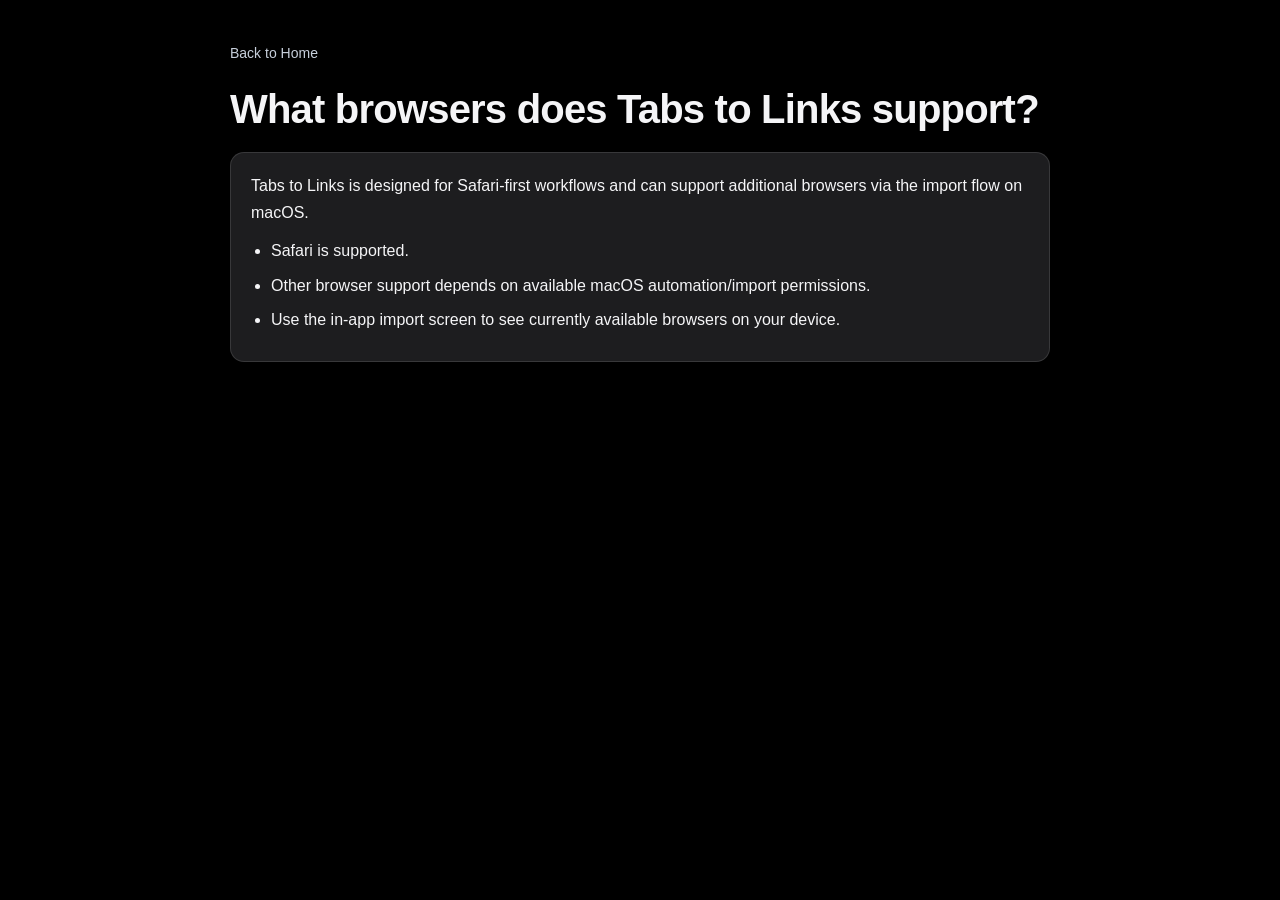
<file: faq/what-browsers-does-tabs-to-links-support.html>
<!DOCTYPE html>
<html lang="en">
<head>
    <meta charset="UTF-8">
    <meta name="viewport" content="width=device-width, initial-scale=1.0">
    <title>What browsers does Tabs to Links support? | TabLinker FAQ</title>
    <meta name="description" content="Browser support information for Tabs to Links features in TabLinker.">
    <link rel="canonical" href="https://tablinker.app/faq/what-browsers-does-tabs-to-links-support">
    <style>
        :root {
            --bg: #000;
            --panel: #1d1d1f;
            --text: #f5f5f7;
            --muted: #a1a1a6;
            --link: #c7cfdb;
            --link-hover: #e0e5ed;
            --border: rgba(255, 255, 255, 0.12);
        }

        * {
            box-sizing: border-box;
            margin: 0;
            padding: 0;
        }

        html,
        body {
            background: var(--bg);
            color: var(--text);
            font-family: -apple-system, BlinkMacSystemFont, "Segoe UI", Roboto, Helvetica, Arial, sans-serif;
            line-height: 1.65;
        }

        main {
            max-width: 860px;
            margin: 0 auto;
            padding: 40px 20px 64px;
        }

        .back {
            color: var(--link);
            text-decoration: none;
            font-size: 14px;
        }

        .back:hover {
            color: var(--link-hover);
            text-decoration: underline;
        }

        h1 {
            margin-top: 20px;
            font-size: 40px;
            line-height: 1.15;
            letter-spacing: -0.02em;
        }

        .card {
            margin-top: 20px;
            background: var(--panel);
            border: 1px solid var(--border);
            border-radius: 14px;
            padding: 20px;
        }

        p {
            margin-bottom: 12px;
        }

        ul {
            margin: 0 0 0 20px;
        }

        li {
            margin-bottom: 8px;
        }
    </style>
</head>
<body>
    <main>
        <a class="back" href="../index.html">Back to Home</a>
        <h1>What browsers does Tabs to Links support?</h1>
        <div class="card">
            <p>Tabs to Links is designed for Safari-first workflows and can support additional browsers via the import flow on macOS.</p>
            <ul>
                <li>Safari is supported.</li>
                <li>Other browser support depends on available macOS automation/import permissions.</li>
                <li>Use the in-app import screen to see currently available browsers on your device.</li>
            </ul>
        </div>
    </main>
</body>
</html>
</file>
<file: assets/styles.css>
* {
    margin: 0;
    padding: 0;
    box-sizing: border-box;
}

:root {
    --accent-button: #5a6270;
    --accent-button-hover: #697382;
    --accent-link: #c7cfdb;
    --accent-link-hover: #e0e5ed;
    --accent-soft: rgba(199, 207, 219, 0.22);
    --text-primary: #f5f5f7;
    --text-secondary: #a1a1a6;
    --bg-white: #000000;
    --bg-gray: #1d1d1f;
    --bg-black: #000000;
    --nav-height: 48px;
}

html {
    scroll-behavior: smooth;
    background-color: var(--bg-black);
}

body {
    font-family: -apple-system, BlinkMacSystemFont, 'SF Pro Display', 'Segoe UI', Roboto, Helvetica, Arial, sans-serif;
    color: var(--text-primary);
    line-height: 1.5;
    -webkit-font-smoothing: antialiased;
    -moz-osx-font-smoothing: grayscale;
    background-color: var(--bg-black);
}

/* Navigation */
nav {
    position: fixed;
    top: 0;
    left: 0;
    right: 0;
    height: var(--nav-height);
    background: rgba(29, 29, 31, 0.72);
    backdrop-filter: saturate(180%) blur(30px);
    -webkit-backdrop-filter: saturate(180%) blur(30px);
    z-index: 1000;
    border-bottom: 1px solid rgba(255, 255, 255, 0.12);
    box-shadow: 0 1px 12px rgba(0, 0, 0, 0.1);
}

.nav-container {
    max-width: 1024px;
    margin: 0 auto;
    height: 100%;
    display: flex;
    align-items: center;
    justify-content: space-between;
    padding: 0 22px;
}

.nav-logo {
    display: inline-flex;
    align-items: center;
    gap: 10px;
    font-size: 21px;
    font-weight: 600;
    color: var(--text-primary);
    text-decoration: none;
    letter-spacing: -0.02em;
}

.nav-logo-icon {
    width: 20px;
    height: 20px;
    border-radius: 6px;
    display: block;
}

.nav-cta {
    background: var(--accent-button);
    color: white;
    padding: 8px 16px;
    border-radius: 980px;
    text-decoration: none;
    font-size: 12px;
    font-weight: 500;
    transition: background 0.2s ease;
}

.nav-cta:hover {
    background: var(--accent-button-hover);
}

/* Hero Section */
.hero {
    min-height: 100vh;
    padding-top: calc(var(--nav-height) + 60px);
    padding-bottom: 80px;
    background: var(--bg-black);
    text-align: center;
    overflow: hidden;
    display: flex;
    flex-direction: column;
    justify-content: center;
}

.hero-content {
    max-width: 1024px;
    margin: 0 auto;
    padding: 0 22px;
}

.hero h1 {
    font-size: 56px;
    font-weight: 600;
    letter-spacing: -0.03em;
    line-height: 1.07;
    color: var(--text-primary);
    margin-bottom: 6px;
}

.hero-tagline {
    font-size: 28px;
    font-weight: 400;
    color: var(--text-secondary);
    letter-spacing: -0.01em;
    margin-bottom: 20px;
}

.hero-buttons {
    display: flex;
    gap: 16px;
    justify-content: center;
    margin-bottom: 50px;
}

.btn-primary {
    background: var(--accent-button);
    color: white;
    padding: 12px 24px;
    border-radius: 980px;
    text-decoration: none;
    font-size: 17px;
    font-weight: 500;
    display: inline-flex;
    align-items: center;
    gap: 8px;
    transition: background 0.2s ease;
}

.btn-primary:hover {
    background: var(--accent-button-hover);
}

.btn-secondary {
    color: var(--accent-link);
    padding: 12px 24px;
    border-radius: 980px;
    text-decoration: none;
    font-size: 17px;
    font-weight: 500;
    transition: color 0.2s ease;
}

.btn-secondary:hover {
    color: var(--accent-link-hover);
    text-decoration: underline;
}

/* The devices sit at fixed spots in a 1000 x 540 box: the Mac in back, the
   iPhone and iPad in front of its lower corners. Smaller screens scale the
   whole group (see "Responsive hero devices"). */
.hero-devices {
    position: relative;
    width: 100%;
    max-width: 1000px;
    height: 540px;
    margin: 0 auto;
    transform-origin: top center;
}

.device-mockup {
    position: absolute;
    background: #1c1c1e;
    box-shadow: 0 25px 50px -12px rgba(0, 0, 0, 0.7);
    border: 1px solid #333;
}

/* Mac Mockup */
.mockup-mac {
    width: 720px;
    height: 450px;
    left: calc(50% - 410px);
    top: 30px;
    border-radius: 20px;
    z-index: 1;
    background: #000;
    border: 2px solid #333;
    display: flex;
    flex-direction: column;
}

.mockup-mac-screen {
    flex: 1;
    background: linear-gradient(180deg, #1e1e1e 0%, #0d0d0d 100%);
    margin: 12px;
    border-radius: 6px;
    overflow: hidden;
    position: relative;
}

/* iPad Mockup */
.mockup-ipad {
    /* Landscape, to match the 4:3 iPad screenshots */
    width: 400px;
    height: 300px;
    border-radius: 24px;
    left: calc(50% + 90px);
    top: 210px;
    z-index: 2;
    background: #000;
    border: 3px solid #333;
}

.mockup-ipad-screen {
    background: linear-gradient(135deg, #1c1c1e 0%, #2c2c2e 100%);
    height: 100%;
    width: 100%;
    border-radius: 20px;
    overflow: hidden;
    position: relative;
}

/* iPhone Mockup */
.mockup-iphone {
    width: 180px;
    height: 380px;
    border-radius: 32px;
    left: calc(50% - 490px);
    top: 140px;
    z-index: 3;
    background: #000;
    border: 4px solid #444;
}

.mockup-iphone-notch {
    width: 60px;
    height: 18px;
    background: #000;
    position: absolute;
    top: 0;
    left: 50%;
    transform: translateX(-50%);
    border-bottom-left-radius: 12px;
    border-bottom-right-radius: 12px;
    z-index: 10;
}

.mockup-mac-screen img,
.mockup-ipad-screen img,
.mockup-iphone-screen img {
    display: block;
    width: 100%;
    height: 100%;
    object-fit: cover;
}

.mockup-iphone-screen {
    background: linear-gradient(135deg, #2c2c2e 0%, #1c1c1e 100%);
    width: 100%;
    height: 100%;
    border-radius: 28px;
    overflow: hidden;
    position: relative;
}

/* Responsive hero devices: the group is 980px wide, so scale it to fit and
   pull up the space it no longer fills. `scale` leaves `translate` free for
   the scroll parallax in app.js. */
@media (max-width: 1100px) {
    .hero-devices {
        scale: 0.85;
        margin-bottom: -81px;
    }
}

@media (max-width: 900px) {
    .hero-devices {
        scale: 0.7;
        margin-bottom: -162px;
    }
}

@media (max-width: 700px) {
    .hero-devices {
        scale: 0.55;
        margin-bottom: -243px;
    }
}

@media (max-width: 540px) {
    .hero-devices {
        scale: 0.45;
        margin-bottom: -297px;
    }
}

@media (max-width: 400px) {
    .hero-devices {
        scale: 0.36;
        margin-bottom: -346px;
    }
}

.device-macbook {
    width: 500px;
    height: 320px;
    background: linear-gradient(145deg, #e8e8e8 0%, #d0d0d0 100%);
    left: 50%;
    transform: translateX(-50%);
    bottom: 0;
    border-radius: 12px 12px 0 0;
    padding: 12px 12px 0;
    display: none;
}

/* Platform Sections */
.section {
    padding: 100px 22px;
    text-align: center;
}

.section-white {
    background: var(--bg-white);
}

.section-gray {
    background: var(--bg-gray);
}

.section-black {
    background: var(--bg-black);
    color: white;
}

.section-black .section-subtitle {
    color: #a1a1a6;
}

.section-content {
    max-width: 1024px;
    margin: 0 auto;
}

.section-title {
    font-size: 48px;
    font-weight: 600;
    letter-spacing: -0.03em;
    line-height: 1.1;
    margin-bottom: 8px;
}

.section-subtitle {
    font-size: 21px;
    color: var(--text-secondary);
    margin-bottom: 20px;
}

.section-links {
    display: flex;
    gap: 24px;
    justify-content: center;
    margin-bottom: 50px;
}

.section-link {
    color: var(--accent-link);
    text-decoration: none;
    font-size: 17px;
    display: inline-flex;
    align-items: center;
    gap: 4px;
}

.section-link:hover {
    color: var(--accent-link-hover);
    text-decoration: underline;
}

.section-link::after {
    content: '›';
    font-size: 20px;
}

.section-black .section-link {
    color: var(--accent-link);
}

/* Mock bookmark styles for showcases */
.mock-bookmark {
    background: rgba(255, 255, 255, 0.08);
    border-radius: 12px;
    padding: 12px;
    margin-bottom: 8px;
    display: flex;
    align-items: center;
    gap: 10px;
}

.mock-icon {
    width: 32px;
    height: 32px;
    border-radius: 8px;
    flex-shrink: 0;
}

.mock-text {
    flex: 1;
}

.mock-title {
    height: 10px;
    background: rgba(255, 255, 255, 0.2);
    border-radius: 4px;
    margin-bottom: 4px;
    width: 80%;
}

.mock-url {
    height: 8px;
    background: rgba(255, 255, 255, 0.1);
    border-radius: 4px;
    width: 60%;
}

/* Device showcase in sections */
.showcase-device {
    max-width: 600px;
    margin: 0 auto;
    padding: 40px;
}

.iphone-showcase {
    width: 260px;
    height: 520px;
    background: linear-gradient(145deg, #1a1a1a 0%, #2d2d2d 100%);
    margin: 0 auto;
    border-radius: 48px;
    padding: 16px;
    box-shadow: 0 30px 80px rgba(0, 0, 0, 0.2);
}

.iphone-showcase-screen {
    width: 100%;
    height: 100%;
    background: linear-gradient(180deg, #2c2c2e 0%, #1c1c1e 100%);
    border-radius: 36px;
    padding: 50px 20px 20px;
    position: relative;
    overflow: hidden;
}

.iphone-showcase-screen::before {
    content: '';
    position: absolute;
    top: 16px;
    left: 50%;
    transform: translateX(-50%);
    width: 110px;
    height: 32px;
    background: #1a1a1a;
    border-radius: 20px;
}

.ipad-showcase {
    width: 100%;
    max-width: 700px;
    aspect-ratio: 4/3;
    background: linear-gradient(145deg, #1a1a1a 0%, #2d2d2d 100%);
    margin: 0 auto;
    border-radius: 24px;
    padding: 20px;
    box-shadow: 0 30px 80px rgba(0, 0, 0, 0.15);
}

.ipad-showcase-screen {
    width: 100%;
    height: 100%;
    background: linear-gradient(180deg, #2c2c2e 0%, #1c1c1e 100%);
    border-radius: 8px;
    display: flex;
}

.ipad-sidebar {
    width: 220px;
    background: rgba(255, 255, 255, 0.05);
    border-radius: 8px 0 0 8px;
    padding: 20px;
}

.ipad-sidebar-item {
    display: flex;
    align-items: center;
    gap: 10px;
    padding: 10px 12px;
    border-radius: 8px;
    margin-bottom: 4px;
}

.ipad-sidebar-item.active {
    background: var(--accent-soft);
}

.ipad-sidebar-icon {
    width: 20px;
    height: 20px;
    border-radius: 4px;
    background: var(--accent-button);
}

.ipad-sidebar-text {
    height: 12px;
    width: 80px;
    background: rgba(255, 255, 255, 0.2);
    border-radius: 4px;
}

.ipad-content {
    flex: 1;
    padding: 20px;
    display: grid;
    grid-template-columns: repeat(3, 1fr);
    gap: 16px;
    align-content: start;
}

.ipad-bookmark {
    background: rgba(255, 255, 255, 0.08);
    border-radius: 12px;
    padding: 16px;
    box-shadow: 0 2px 8px rgba(0, 0, 0, 0.2);
}

.ipad-bookmark-icon {
    width: 40px;
    height: 40px;
    border-radius: 10px;
    margin-bottom: 12px;
}

.ipad-bookmark-title {
    height: 12px;
    background: rgba(255, 255, 255, 0.2);
    border-radius: 4px;
    margin-bottom: 6px;
}

.ipad-bookmark-url {
    height: 10px;
    background: rgba(255, 255, 255, 0.1);
    border-radius: 4px;
    width: 70%;
}

.mac-showcase {
    width: 100%;
    max-width: 800px;
    margin: 0 auto;
}

.mac-screen {
    background: linear-gradient(180deg, #2d2d2d 0%, #1a1a1a 100%);
    border-radius: 12px 12px 0 0;
    padding: 0;
    aspect-ratio: 16/10;
    overflow: hidden;
    box-shadow: 0 -1px 0 rgba(255, 255, 255, 0.1) inset;
}

.mac-titlebar {
    height: 32px;
    background: linear-gradient(180deg, #3d3d3d 0%, #323232 100%);
    display: flex;
    align-items: center;
    padding: 0 12px;
    gap: 8px;
}

.mac-btn {
    width: 12px;
    height: 12px;
    border-radius: 50%;
}

.mac-btn-close {
    background: #ff5f57;
}

.mac-btn-min {
    background: #ffbd2e;
}

.mac-btn-max {
    background: #28c840;
}

.mac-content {
    display: flex;
    height: calc(100% - 32px);
}

.mac-sidebar {
    width: 200px;
    background: rgba(45, 45, 45, 0.9);
    padding: 16px;
}

.mac-sidebar-item {
    display: flex;
    align-items: center;
    gap: 8px;
    padding: 8px 10px;
    border-radius: 6px;
    margin-bottom: 2px;
}

.mac-sidebar-item.active {
    background: rgba(255, 255, 255, 0.1);
}

.mac-sidebar-icon {
    width: 16px;
    height: 16px;
    border-radius: 3px;
    background: var(--accent-button);
}

.mac-sidebar-text {
    height: 10px;
    width: 70px;
    background: rgba(255, 255, 255, 0.3);
    border-radius: 3px;
}

.mac-main {
    flex: 1;
    background: #1a1a1a;
    padding: 16px;
    display: grid;
    grid-template-columns: repeat(4, 1fr);
    gap: 12px;
    align-content: start;
}

.mac-bookmark {
    background: rgba(255, 255, 255, 0.05);
    border-radius: 8px;
    padding: 12px;
}

.mac-bookmark-icon {
    width: 32px;
    height: 32px;
    border-radius: 6px;
    margin-bottom: 8px;
}

.mac-bookmark-title {
    height: 10px;
    background: rgba(255, 255, 255, 0.2);
    border-radius: 3px;
    margin-bottom: 4px;
}

.mac-bookmark-url {
    height: 8px;
    background: rgba(255, 255, 255, 0.1);
    border-radius: 3px;
    width: 60%;
}

.mac-stand {
    width: 180px;
    height: 60px;
    background: linear-gradient(180deg, #d4d4d4 0%, #a8a8a8 100%);
    margin: 0 auto;
    border-radius: 0 0 4px 4px;
    position: relative;
}

.mac-stand::before {
    content: '';
    position: absolute;
    bottom: 0;
    left: 50%;
    transform: translateX(-50%);
    width: 240px;
    height: 8px;
    background: linear-gradient(180deg, #c0c0c0 0%, #a0a0a0 100%);
    border-radius: 0 0 4px 4px;
}

/* Features Grid */
.features-grid {
    display: grid;
    grid-template-columns: repeat(3, 1fr);
    gap: 60px 40px;
    max-width: 1000px;
    margin: 0 auto;
    padding: 80px 20px;
}

@media (max-width: 900px) {
    .features-grid {
        grid-template-columns: repeat(2, 1fr);
        gap: 50px 30px;
    }
}

@media (max-width: 600px) {
    .features-grid {
        grid-template-columns: 1fr;
        gap: 50px;
    }
}

.feature-card {
    background: transparent;
    border: none;
    text-align: center;
    padding: 0;
}

.feature-card:hover {
    transform: none;
}

.feature-image {
    width: 100px;
    height: 100px;
    margin: 0 auto 24px;
    border-radius: 16px;
    overflow: hidden;
    display: flex;
    align-items: center;
    justify-content: center;
}

.feature-image img {
    width: 100%;
    height: 100%;
    object-fit: cover;
}

/* Placeholder style for feature images */
.feature-image-placeholder {
    width: 100%;
    height: 100%;
    background: linear-gradient(135deg, rgba(255, 255, 255, 0.1) 0%, rgba(255, 255, 255, 0.05) 100%);
    border-radius: 16px;
    display: flex;
    align-items: center;
    justify-content: center;
    color: rgba(255, 255, 255, 0.3);
}

.feature-image-placeholder svg {
    opacity: 0.5;
}

.feature-title {
    font-size: 20px;
    font-weight: 600;
    margin-bottom: 8px;
    letter-spacing: -0.02em;
    color: var(--text-primary);
    line-height: 1.3;
    /* reserve two lines so descriptions stay aligned across a grid row */
    min-height: 2.6em;
    display: flex;
    align-items: flex-end;
    justify-content: center;
}

.feature-desc {
    font-size: 15px;
    color: var(--text-secondary);
    line-height: 1.5;
    max-width: 280px;
    margin: 0 auto;
}

/* Pricing Section */
.pricing-cards {
    display: grid;
    grid-template-columns: repeat(2, 1fr);
    gap: 20px;
    max-width: 800px;
    margin: 50px auto 0;
}

.pricing-card {
    background: var(--bg-white);
    border-radius: 20px;
    padding: 40px 32px;
    text-align: left;
    border: 1px solid rgba(0, 0, 0, 0.06);
}

.pricing-badge {
    display: inline-block;
    background: linear-gradient(135deg, #667eea 0%, #764ba2 100%);
    color: white;
    padding: 6px 12px;
    border-radius: 980px;
    font-size: 12px;
    font-weight: 600;
    margin-bottom: 16px;
    text-transform: uppercase;
    letter-spacing: 0.02em;
}

.pricing-price {
    font-size: 48px;
    font-weight: 600;
    letter-spacing: -0.03em;
    margin-bottom: 8px;
}

.pricing-period {
    font-size: 17px;
    color: var(--text-secondary);
    margin-bottom: 24px;
}

.pricing-features {
    list-style: none;
}

.pricing-features li {
    padding: 8px 0;
    color: var(--text-secondary);
    display: flex;
    align-items: center;
    gap: 10px;
}

.pricing-features li::before {
    content: '✓';
    color: #28c840;
    font-weight: 600;
}

.pricing-cta {
    display: block;
    text-align: center;
    background: var(--accent-button);
    color: white;
    padding: 14px 24px;
    border-radius: 980px;
    text-decoration: none;
    font-size: 17px;
    font-weight: 500;
    margin-top: 24px;
    transition: background 0.2s ease;
}

.pricing-cta:hover {
    background: var(--accent-button-hover);
}

.pricing-cta-outline {
    background: transparent;
    color: var(--accent-link);
    border: 1px solid var(--accent-link);
}

.pricing-cta-outline:hover {
    background: var(--accent-button);
    color: white;
}

/* Footer */
footer {
    background: var(--bg-gray);
    padding: 20px 22px;
    text-align: center;
    border-top: 1px solid rgba(255, 255, 255, 0.08);
}

.footer-text {
    font-size: 12px;
    color: var(--text-secondary);
}

.footer-cta {
    font-size: 14px;
    margin-bottom: 8px;
    color: var(--text-primary);
}

.footer-cta a {
    color: var(--accent-link);
    text-decoration: none;
}

.footer-cta a:hover {
    color: var(--accent-link-hover);
    text-decoration: underline;
}

.footer-links {
    margin-top: 8px;
    display: flex;
    justify-content: center;
    gap: 14px;
    font-size: 12px;
}

.footer-links a {
    color: var(--text-secondary);
    text-decoration: none;
}

.footer-links a:hover {
    color: var(--text-primary);
    text-decoration: underline;
}

.faq-list {
    max-width: 760px;
    margin: 32px auto 0;
    display: grid;
    gap: 12px;
}

.faq-link {
    display: block;
    background: rgba(255, 255, 255, 0.04);
    border: 1px solid rgba(255, 255, 255, 0.1);
    border-radius: 14px;
    padding: 16px 18px;
    color: var(--text-primary);
    text-decoration: none;
    font-size: 18px;
    font-weight: 500;
    transition: border-color 0.2s ease, background 0.2s ease, transform 0.2s ease;
}

.faq-link:hover {
    background: rgba(255, 255, 255, 0.07);
    border-color: rgba(255, 255, 255, 0.22);
    transform: translateY(-1px);
}

/* Device Screenshot Slideshow */
.device-slideshow {
    position: relative;
    width: 100%;
    /* 260px iPhone frame plus the 70px arrow gutters on each side */
    max-width: 400px;
    margin: 0 auto;
    padding: 0 70px;
    overflow: visible;
}

.device-slideshow.ipad-slideshow {
    max-width: 840px;
    padding: 0 80px;
}

.device-slideshow.mac-slideshow {
    max-width: 960px;
    padding: 0 90px;
}

.slideshow-container {
    position: relative;
    overflow: hidden;
    touch-action: pan-y;
}

.slideshow-track {
    display: flex;
    transition: transform 0.6s cubic-bezier(0.25, 0.46, 0.45, 0.94);
}

.slideshow-slide {
    flex: 0 0 100%;
    width: 100%;
    display: flex;
    flex-direction: column;
    align-items: center;
    justify-content: center;
}

/* Device frames for screenshots */
.screenshot-frame-iphone {
    width: 100%;
    max-width: 260px;
    background: linear-gradient(145deg, #1a1a1a 0%, #2d2d2d 100%);
    border-radius: 48px;
    padding: 16px;
    box-shadow: 0 30px 80px rgba(0, 0, 0, 0.3);
}

.screenshot-frame-iphone-inner {
    background: #1c1c1e;
    border-radius: 36px;
    overflow: hidden;
    aspect-ratio: 9/19.5;
    position: relative;
}

.screenshot-frame-iphone-inner::before {
    content: '';
    position: absolute;
    top: 8px;
    left: 50%;
    transform: translateX(-50%);
    width: 90px;
    height: 28px;
    background: #000;
    border-radius: 16px;
    z-index: 10;
}

.screenshot-frame-ipad {
    width: 100%;
    max-width: 700px;
    background: linear-gradient(145deg, #1a1a1a 0%, #2d2d2d 100%);
    border-radius: 24px;
    padding: 20px;
    box-shadow: 0 30px 80px rgba(0, 0, 0, 0.3);
}

.screenshot-frame-ipad-inner {
    background: #1c1c1e;
    border-radius: 8px;
    overflow: hidden;
    aspect-ratio: 4/3;
}

.screenshot-frame-mac {
    width: 100%;
    max-width: 800px;
}

.screenshot-frame-mac-screen {
    background: linear-gradient(180deg, #2d2d2d 0%, #1a1a1a 100%);
    border-radius: 12px 12px 0 0;
    overflow: hidden;
    aspect-ratio: 16/10;
    position: relative;
    border: 2px solid #3a3a3a;
}

.screenshot-frame-mac-screen::before {
    content: '';
    position: absolute;
    top: 8px;
    left: 12px;
    width: 48px;
    height: 12px;
    background: url("data:image/svg+xml,%3Csvg xmlns='http://www.w3.org/2000/svg' viewBox='0 0 48 12'%3E%3Ccircle cx='6' cy='6' r='5' fill='%23ff5f56'/%3E%3Ccircle cx='22' cy='6' r='5' fill='%23ffbd2e'/%3E%3Ccircle cx='38' cy='6' r='5' fill='%2327c93f'/%3E%3C/svg%3E");
    z-index: 10;
}

.screenshot-frame-mac-stand {
    width: 180px;
    height: 50px;
    background: linear-gradient(180deg, #d4d4d4 0%, #a8a8a8 100%);
    margin: 0 auto;
    border-radius: 0 0 4px 4px;
    position: relative;
}

/* Screenshot placeholder */
.screenshot-placeholder {
    width: 100%;
    height: 100%;
    background: linear-gradient(135deg, #2c2c2e 0%, #1c1c1e 100%);
    display: flex;
    flex-direction: column;
    align-items: center;
    justify-content: center;
    color: rgba(255, 255, 255, 0.3);
    font-size: 14px;
    gap: 12px;
}

.screenshot-placeholder svg {
    opacity: 0.4;
}

.screenshot-placeholder span {
    font-size: 12px;
    opacity: 0.5;
}

/* Real screenshots inside the device frames */
.screenshot-frame-mac-screen img,
.screenshot-frame-ipad-inner img,
.screenshot-frame-iphone-inner img {
    display: block;
    width: 100%;
    height: 100%;
    object-fit: cover;
}

/* A real Mac window brings its own traffic lights */
.screenshot-frame-mac-screen.has-screenshot::before {
    display: none;
}

.slide-caption {
    margin-top: 20px;
    padding: 0 24px;
    font-size: 17px;
    text-align: center;
    color: var(--text-secondary);
}

.section-black .slide-caption {
    color: #a1a1a6;
}

/* The slideshow clips the frame's shadow at its edges. On black sections that
   doesn't show; on the gray one it leaves a darker box, so drop it there. */
.section-gray .screenshot-frame-ipad {
    box-shadow: none;
}

/* Slideshow navigation dots */
.slideshow-dots {
    display: flex;
    justify-content: center;
    gap: 8px;
    margin-top: 24px;
}

.slideshow-dot {
    width: 8px;
    height: 8px;
    border-radius: 50%;
    background: rgba(255, 255, 255, 0.2);
    cursor: pointer;
    transition: all 0.3s ease;
}

.slideshow-dot.active {
    background: var(--accent-link);
    width: 24px;
    border-radius: 4px;
}

.slideshow-dot:hover {
    background: rgba(255, 255, 255, 0.4);
}

.slideshow-dot.active:hover {
    background: var(--accent-link-hover);
}

/* Slideshow navigation arrows */
.slideshow-arrow {
    position: absolute;
    top: 50%;
    transform: translateY(-50%);
    width: 44px;
    height: 44px;
    background: rgba(0, 0, 0, 0.5);
    backdrop-filter: blur(10px);
    -webkit-backdrop-filter: blur(10px);
    border: 1px solid rgba(255, 255, 255, 0.1);
    border-radius: 50%;
    display: flex;
    align-items: center;
    justify-content: center;
    cursor: pointer;
    transition: all 0.3s ease;
    z-index: 10;
    color: white;
}

.slideshow-arrow:hover {
    background: rgba(0, 0, 0, 0.7);
    border-color: rgba(255, 255, 255, 0.2);
    transform: translateY(-50%) scale(1.1);
}

.slideshow-arrow:active {
    transform: translateY(-50%) scale(0.95);
}

.slideshow-arrow-left {
    left: 10px;
}

.slideshow-arrow-right {
    right: 10px;
}

.slideshow-arrow svg {
    width: 20px;
    height: 20px;
    fill: currentColor;
}

/* Responsive arrows */
@media (max-width: 1100px) {
    .device-slideshow {
        padding: 0 60px;
    }

    .device-slideshow.ipad-slideshow {
        padding: 0 70px;
    }

    .device-slideshow.mac-slideshow {
        padding: 0 75px;
    }

    .slideshow-arrow {
        width: 40px;
        height: 40px;
    }

    .slideshow-arrow svg {
        width: 18px;
        height: 18px;
    }
}

@media (max-width: 900px) {
    .device-slideshow {
        padding: 0 50px;
    }

    .device-slideshow.ipad-slideshow {
        padding: 0 55px;
    }

    .device-slideshow.mac-slideshow {
        padding: 0 60px;
    }

    .slideshow-arrow {
        width: 36px;
        height: 36px;
    }

    .slideshow-arrow svg {
        width: 16px;
        height: 16px;
    }
}

@media (max-width: 640px) {
    .device-slideshow {
        padding: 0 40px;
    }

    .device-slideshow.ipad-slideshow,
    .device-slideshow.mac-slideshow {
        padding: 0 45px;
    }

    .slideshow-arrow {
        width: 32px;
        height: 32px;
    }

    .slideshow-arrow svg {
        width: 14px;
        height: 14px;
    }
}

@media (max-width: 480px) {
    .device-slideshow {
        padding: 0;
    }

    .device-slideshow.ipad-slideshow,
    .device-slideshow.mac-slideshow {
        padding: 0;
    }

    .slideshow-arrow {
        display: none;
    }
}

/* Responsive */
@media (max-width: 768px) {
    .hero h1 {
        font-size: 40px;
    }

    .hero-tagline {
        font-size: 21px;
    }

    .section-title {
        font-size: 32px;
    }

    .section-subtitle {
        font-size: 17px;
    }

    .hero-buttons {
        flex-direction: column;
        align-items: center;
    }

    .features-grid,
    .pricing-cards {
        grid-template-columns: 1fr;
    }

    .ipad-content {
        grid-template-columns: repeat(2, 1fr);
    }

    .mac-main {
        grid-template-columns: repeat(2, 1fr);
    }

    .device-iphone {
        width: 150px;
        height: 300px;
    }
}

/* Animations - GPU accelerated */
.fade-in {
    opacity: 0;
    transform: translate3d(0, 30px, 0);
    will-change: opacity, transform;
    transition: opacity 0.8s cubic-bezier(0.25, 0.46, 0.45, 0.94),
        transform 0.8s cubic-bezier(0.25, 0.46, 0.45, 0.94);
}

.fade-in.visible {
    opacity: 1;
    transform: translate3d(0, 0, 0);
}

/* Remove will-change after animation */
.fade-in.animated {
    will-change: auto;
}

/* Icon sprite: holds <symbol> definitions only, never rendered directly */
.icon-sprite {
    display: none;
}

/* Feature card icons */
.feature-icon-wrap {
    width: 72px;
    height: 72px;
    margin: 0 auto 22px;
    border-radius: 18px;
    display: flex;
    align-items: center;
    justify-content: center;
    background: linear-gradient(135deg, rgba(255, 255, 255, 0.12) 0%, rgba(255, 255, 255, 0.04) 100%);
    border: 1px solid rgba(255, 255, 255, 0.09);
    color: var(--accent-link);
}

.features-note {
    margin-top: 48px;
    font-size: 17px;
    text-align: center;
    color: var(--text-secondary);
}

.feature-icon {
    width: 32px;
    height: 32px;
    fill: none;
    stroke: currentColor;
    stroke-width: 1.5;
    stroke-linecap: round;
    stroke-linejoin: round;
}

/* Browser support strip */
.section-compact {
    padding-top: 64px;
    padding-bottom: 64px;
}

.section-strip-title {
    font-size: 24px;
    font-weight: 600;
    letter-spacing: -0.02em;
    color: var(--text-primary);
    margin-bottom: 28px;
}

.browser-strip {
    display: flex;
    flex-wrap: wrap;
    justify-content: center;
    gap: 10px;
    max-width: 760px;
    margin: 0 auto;
    padding: 0;
    list-style: none;
}

.browser-chip {
    font-size: 15px;
    line-height: 1;
    color: var(--text-primary);
    background: rgba(255, 255, 255, 0.06);
    border: 1px solid rgba(255, 255, 255, 0.1);
    border-radius: 999px;
    padding: 10px 18px;
}

.browser-note {
    margin-top: 26px;
    font-size: 15px;
    color: var(--text-secondary);
}

.browser-note a {
    color: var(--accent-link);
    text-decoration: none;
}

.browser-note a:hover {
    color: var(--accent-link-hover);
    text-decoration: underline;
}

@media (max-width: 600px) {
    .section-strip-title {
        font-size: 21px;
    }

    .browser-chip {
        font-size: 14px;
        padding: 9px 15px;
    }
}
</file>
